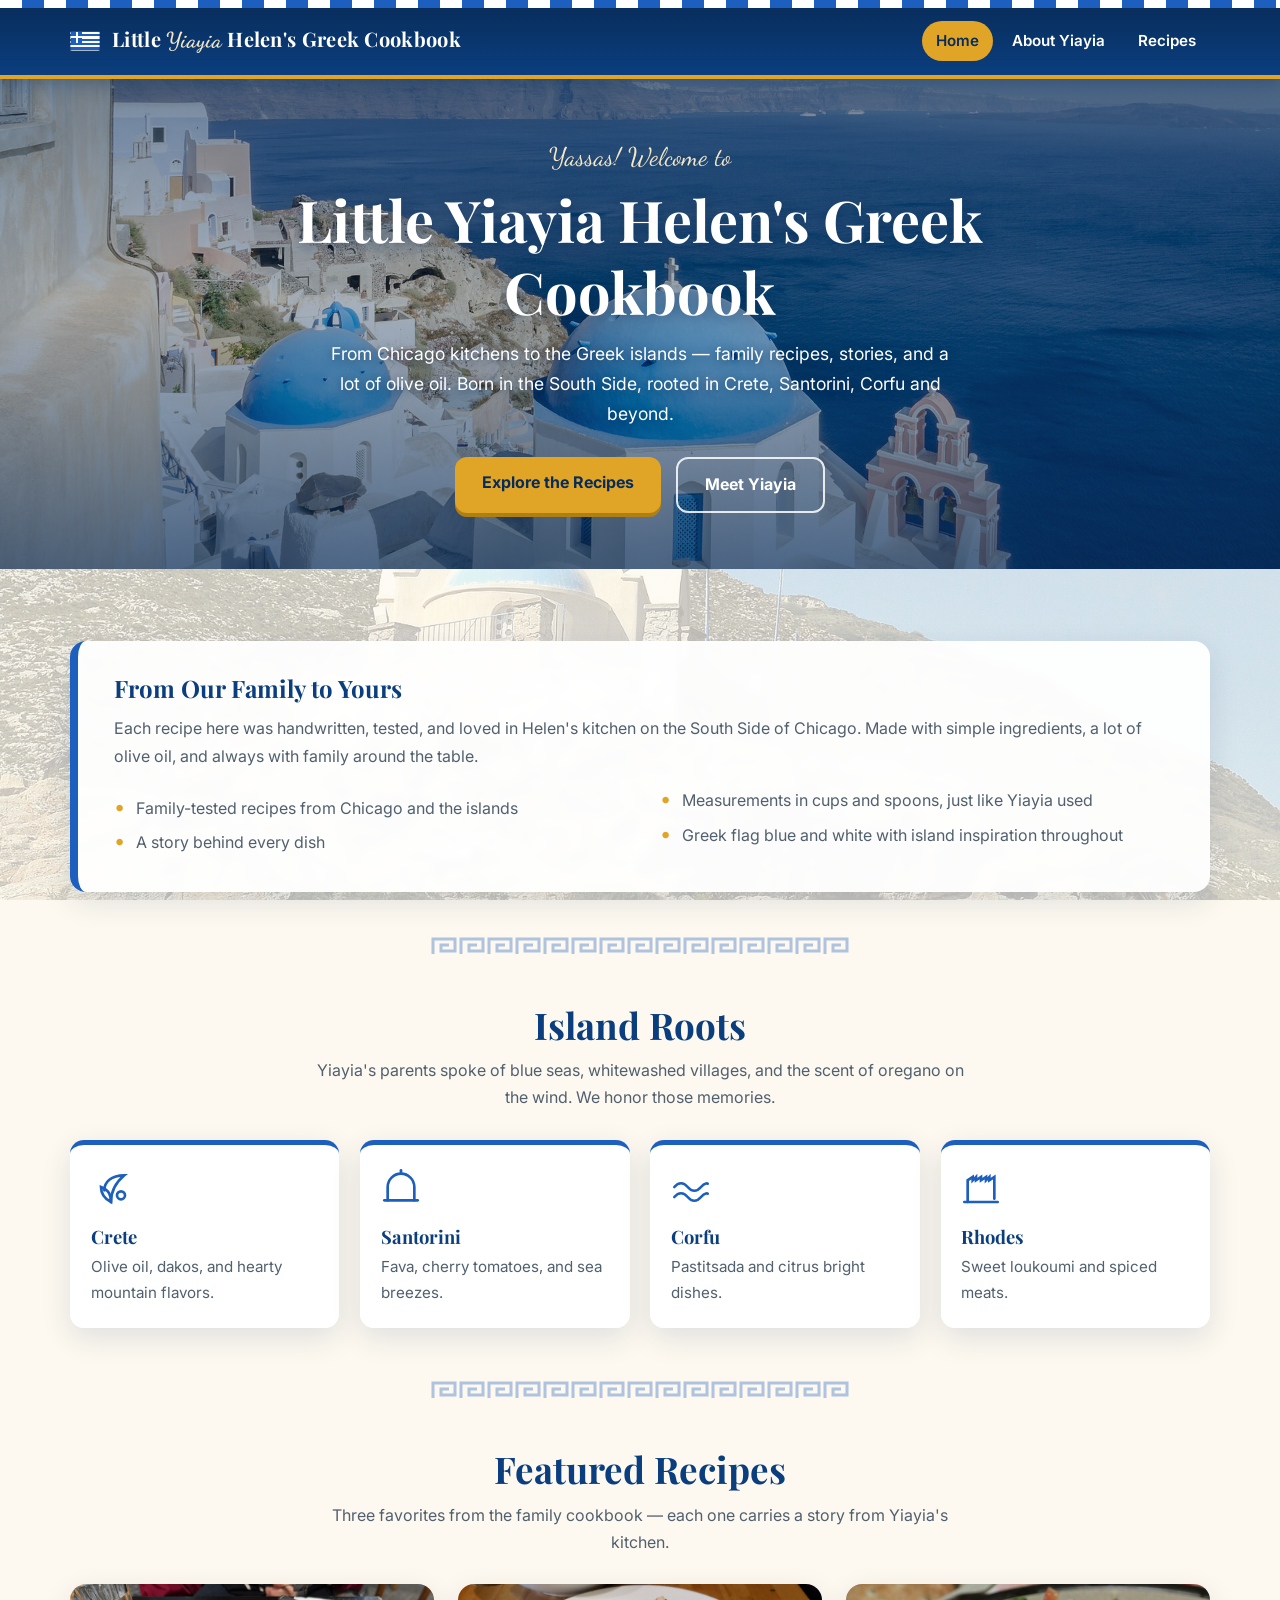
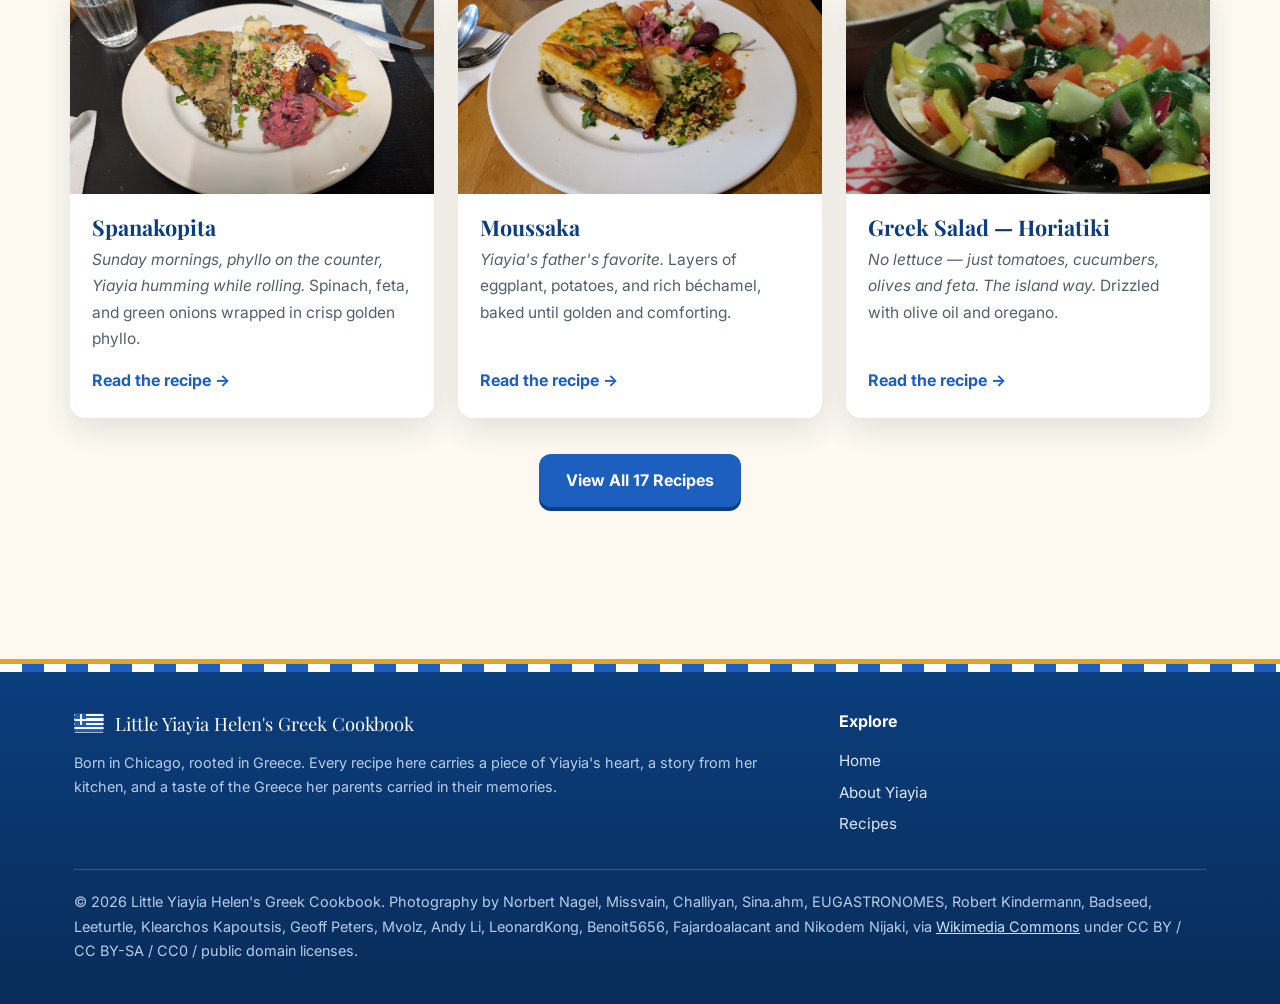
<file: index.html>
<!DOCTYPE html>
<html lang="en">
<head>
<meta charset="UTF-8">
<meta name="viewport" content="width=device-width, initial-scale=1.0">
<title>Little Yiayia Helen's Greek Cookbook</title>
<meta name="description" content="Family Greek recipes and stories from Yiayia Helen's Chicago kitchen — spanakopita, moussaka, tzatziki and more, with inspiration from Crete, Santorini, Corfu and beyond.">
<meta property="og:title" content="Little Yiayia Helen's Greek Cookbook">
<meta property="og:description" content="From Chicago kitchens to the Greek islands — recipes, stories, and love.">
<meta property="og:image" content="images/oia-village.jpg">
<meta property="og:type" content="website">
<link rel="icon" href="data:image/svg+xml,%3Csvg xmlns='http://www.w3.org/2000/svg' viewBox='0 0 30 20'%3E%3Crect width='30' height='20' fill='%23fff'/%3E%3Cpath d='M0 2.2h30v2.2H0zM0 6.7h30v2.2H0zM0 11.2h30v2.2H0zM0 15.7h30v2.2H0z' fill='%231d5fbf'/%3E%3Crect width='11' height='11' fill='%231d5fbf'/%3E%3Cpath d='M4.5 0h2v11h-2zM0 4.5h11v2H0z' fill='%23fff'/%3E%3C/svg%3E">
<link rel="preconnect" href="https://fonts.googleapis.com">
<link rel="preconnect" href="https://fonts.gstatic.com" crossorigin>
<link href="https://fonts.googleapis.com/css2?family=Playfair+Display:ital,wght@0,400;0,700;0,900;1,400&family=Inter:wght@400;500;600;700&family=Dancing+Script:wght@700&display=swap" rel="stylesheet">
<link rel="stylesheet" href="css/styles.css">
</head>
<body>

<header class="site-header">
  <div class="header-inner">
    <a class="brand" href="index.html">
      <span class="flag" aria-hidden="true"><span class="flag-cross"></span></span>
      <span class="brand-name">Little <em>Yiayia</em> Helen's Greek Cookbook</span>
    </a>
    <button class="nav-toggle" aria-expanded="false" aria-controls="main-nav" aria-label="Toggle navigation">
      <svg viewBox="0 0 24 24" fill="none" stroke="currentColor" stroke-width="2" stroke-linecap="round" aria-hidden="true"><path d="M4 6h16M4 12h16M4 18h16"/></svg>
    </button>
    <nav class="main-nav" id="main-nav" aria-label="Main navigation">
      <a href="index.html" aria-current="page">Home</a>
      <a href="about.html">About Yiayia</a>
      <a href="recipes.html">Recipes</a>
    </nav>
  </div>
</header>

<main>
  <!-- HERO -->
  <section class="hero" aria-label="Welcome">
    <img src="images/oia-village.jpg" alt="" aria-hidden="true">
    <div class="hero-content">
      <span class="hero-kicker">Yassas! Welcome to</span>
      <h1>Little Yiayia Helen's Greek Cookbook</h1>
      <p>From Chicago kitchens to the Greek islands — family recipes, stories, and a lot of olive oil. Born in the South Side, rooted in Crete, Santorini, Corfu and beyond.</p>
      <div class="hero-actions">
        <a class="btn btn-primary" href="recipes.html">Explore the Recipes</a>
        <a class="btn btn-ghost" href="about.html">Meet Yiayia</a>
      </div>
    </div>
  </section>

  <div class="page">
    <!-- INTRO -->
    <section class="section intro card reveal" aria-labelledby="intro-title">
      <h2 id="intro-title">From Our Family to Yours</h2>
      <p>Each recipe here was handwritten, tested, and loved in Helen's kitchen on the South Side of Chicago. Made with simple ingredients, a lot of olive oil, and always with family around the table.</p>
      <ul>
        <li>Family-tested recipes from Chicago and the islands</li>
        <li>A story behind every dish</li>
        <li>Measurements in cups and spoons, just like Yiayia used</li>
        <li>Greek flag blue and white with island inspiration throughout</li>
      </ul>
    </section>

    <div class="meander" role="presentation"></div>

    <!-- ISLAND ROOTS -->
    <section class="section" aria-labelledby="islands-title">
      <h2 class="section-title" id="islands-title">Island Roots</h2>
      <p class="section-sub">Yiayia's parents spoke of blue seas, whitewashed villages, and the scent of oregano on the wind. We honor those memories.</p>
      <div class="island-grid">
        <article class="island-card reveal">
          <svg viewBox="0 0 24 24" fill="none" stroke="currentColor" stroke-width="1.6" stroke-linecap="round" aria-hidden="true"><path d="M12 21c0-6 2-11 8-16-8 0-12 4-12 9"/><path d="M12 21c0-4-1-7-6-9 0 4 2 7 6 9z"/><circle cx="18" cy="17" r="2.4"/></svg>
          <h4>Crete</h4>
          <p>Olive oil, dakos, and hearty mountain flavors.</p>
        </article>
        <article class="island-card reveal">
          <svg viewBox="0 0 24 24" fill="none" stroke="currentColor" stroke-width="1.6" stroke-linecap="round" aria-hidden="true"><path d="M4 20v-8a8 8 0 0 1 16 0v8"/><path d="M2 20h20"/><path d="M12 4V2"/></svg>
          <h4>Santorini</h4>
          <p>Fava, cherry tomatoes, and sea breezes.</p>
        </article>
        <article class="island-card reveal">
          <svg viewBox="0 0 24 24" fill="none" stroke="currentColor" stroke-width="1.6" stroke-linecap="round" aria-hidden="true"><path d="M2 12c2.5-3 5.5-3 8 0s5.5 3 8 0 4-2 4-2"/><path d="M2 18c2.5-3 5.5-3 8 0s5.5 3 8 0 4-2 4-2"/></svg>
          <h4>Corfu</h4>
          <p>Pastitsada and citrus bright dishes.</p>
        </article>
        <article class="island-card reveal">
          <svg viewBox="0 0 24 24" fill="none" stroke="currentColor" stroke-width="1.6" stroke-linecap="round" aria-hidden="true"><path d="M4 21V8l3-2v2l2-2v2l3-2v2l3-2v2l2-2v2l3-2v13"/><path d="M2 21h20"/></svg>
          <h4>Rhodes</h4>
          <p>Sweet loukoumi and spiced meats.</p>
        </article>
      </div>
    </section>

    <div class="meander" role="presentation"></div>

    <!-- FEATURED RECIPES -->
    <section class="section" aria-labelledby="featured-title">
      <h2 class="section-title" id="featured-title">Featured Recipes</h2>
      <p class="section-sub">Three favorites from the family cookbook — each one carries a story from Yiayia's kitchen.</p>
      <div class="featured-grid">
        <article class="featured reveal">
          <img src="images/spanakopita.jpg" alt="A golden-baked spanakopita, a spinach and feta pie in flaky phyllo" loading="lazy">
          <div class="featured-body">
            <h3>Spanakopita</h3>
            <p><em>Sunday mornings, phyllo on the counter, Yiayia humming while rolling.</em> Spinach, feta, and green onions wrapped in crisp golden phyllo.</p>
            <a href="recipes.html#spanakopita">Read the recipe &rarr;</a>
          </div>
        </article>
        <article class="featured reveal">
          <img src="images/moussaka.jpg" alt="A plated slice of Greek moussaka with eggplant, lamb, and béchamel" loading="lazy">
          <div class="featured-body">
            <h3>Moussaka</h3>
            <p><em>Yiayia's father's favorite.</em> Layers of eggplant, potatoes, and rich béchamel, baked until golden and comforting.</p>
            <a href="recipes.html#moussaka">Read the recipe &rarr;</a>
          </div>
        </article>
        <article class="featured reveal">
          <img src="images/greek-salad.jpg" alt="A Greek salad of tomatoes, cucumber, olives, and feta" loading="lazy">
          <div class="featured-body">
            <h3>Greek Salad — Horiatiki</h3>
            <p><em>No lettuce — just tomatoes, cucumbers, olives and feta. The island way.</em> Drizzled with olive oil and oregano.</p>
            <a href="recipes.html#greek-salad">Read the recipe &rarr;</a>
          </div>
        </article>
      </div>
      <p style="text-align:center;margin:2.25rem 0 0">
        <a class="btn btn-blue" href="recipes.html">View All 17 Recipes</a>
      </p>
    </section>
  </div>
</main>

<footer class="site-footer">
  <div class="footer-inner">
    <div>
      <div class="footer-brand">
        <span class="flag" aria-hidden="true"><span class="flag-cross"></span></span>
        <span>Little Yiayia Helen's Greek Cookbook</span>
      </div>
      <p>Born in Chicago, rooted in Greece. Every recipe here carries a piece of Yiayia's heart, a story from her kitchen, and a taste of the Greece her parents carried in their memories.</p>
    </div>
    <nav class="footer-nav" aria-label="Footer navigation">
      <h5>Explore</h5>
      <a href="index.html">Home</a>
      <a href="about.html">About Yiayia</a>
      <a href="recipes.html">Recipes</a>
    </nav>
    <p class="credits">&copy; <span class="year">2026</span> Little Yiayia Helen's Greek Cookbook. Photography by Norbert Nagel, Missvain, Challiyan, Sina.ahm, EUGASTRONOMES, Robert Kindermann, Badseed, Leeturtle, Klearchos Kapoutsis, Geoff Peters, Mvolz, Andy Li, LeonardKong, Benoit5656, Fajardoalacant and Nikodem Nijaki, via <a href="https://commons.wikimedia.org">Wikimedia Commons</a> under CC BY / CC BY-SA / CC0 / public domain licenses.</p>
  </div>
</footer>

<script src="js/main.js"></script>
</body>
</html>
</file>
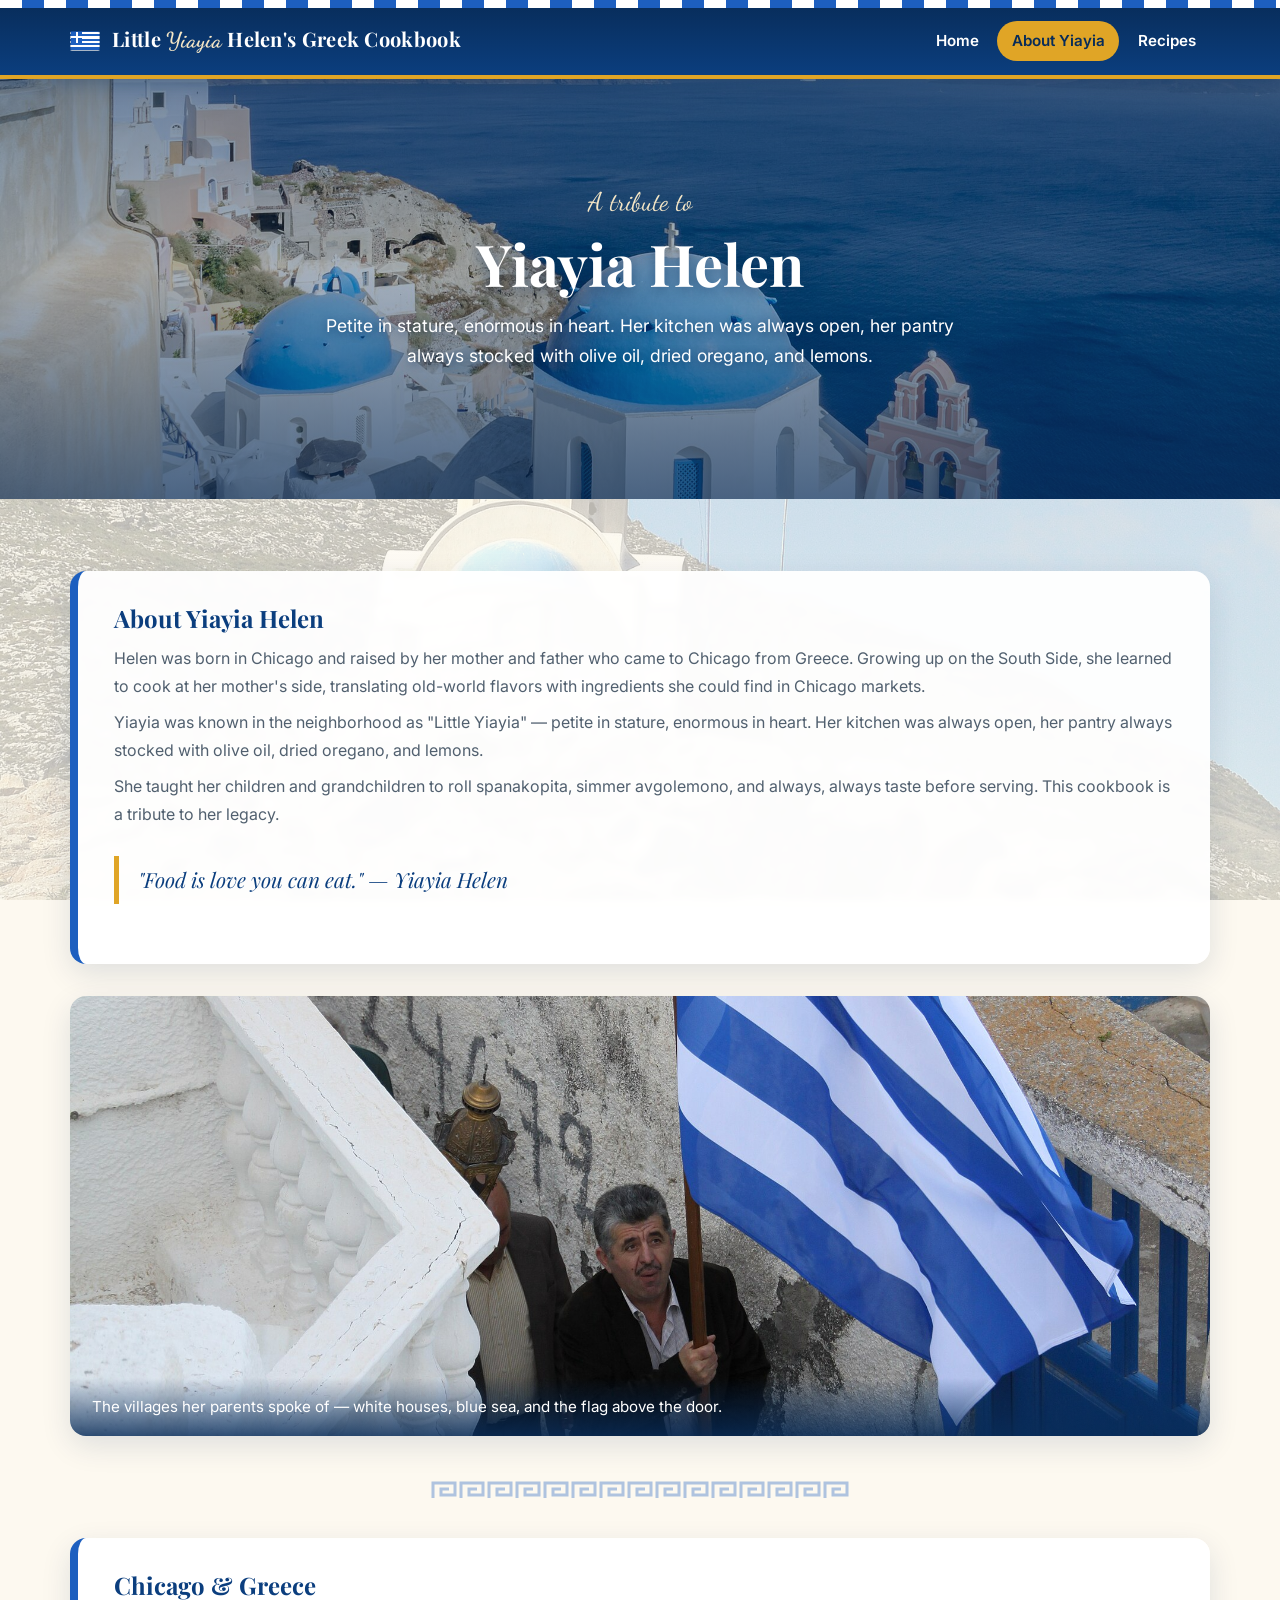
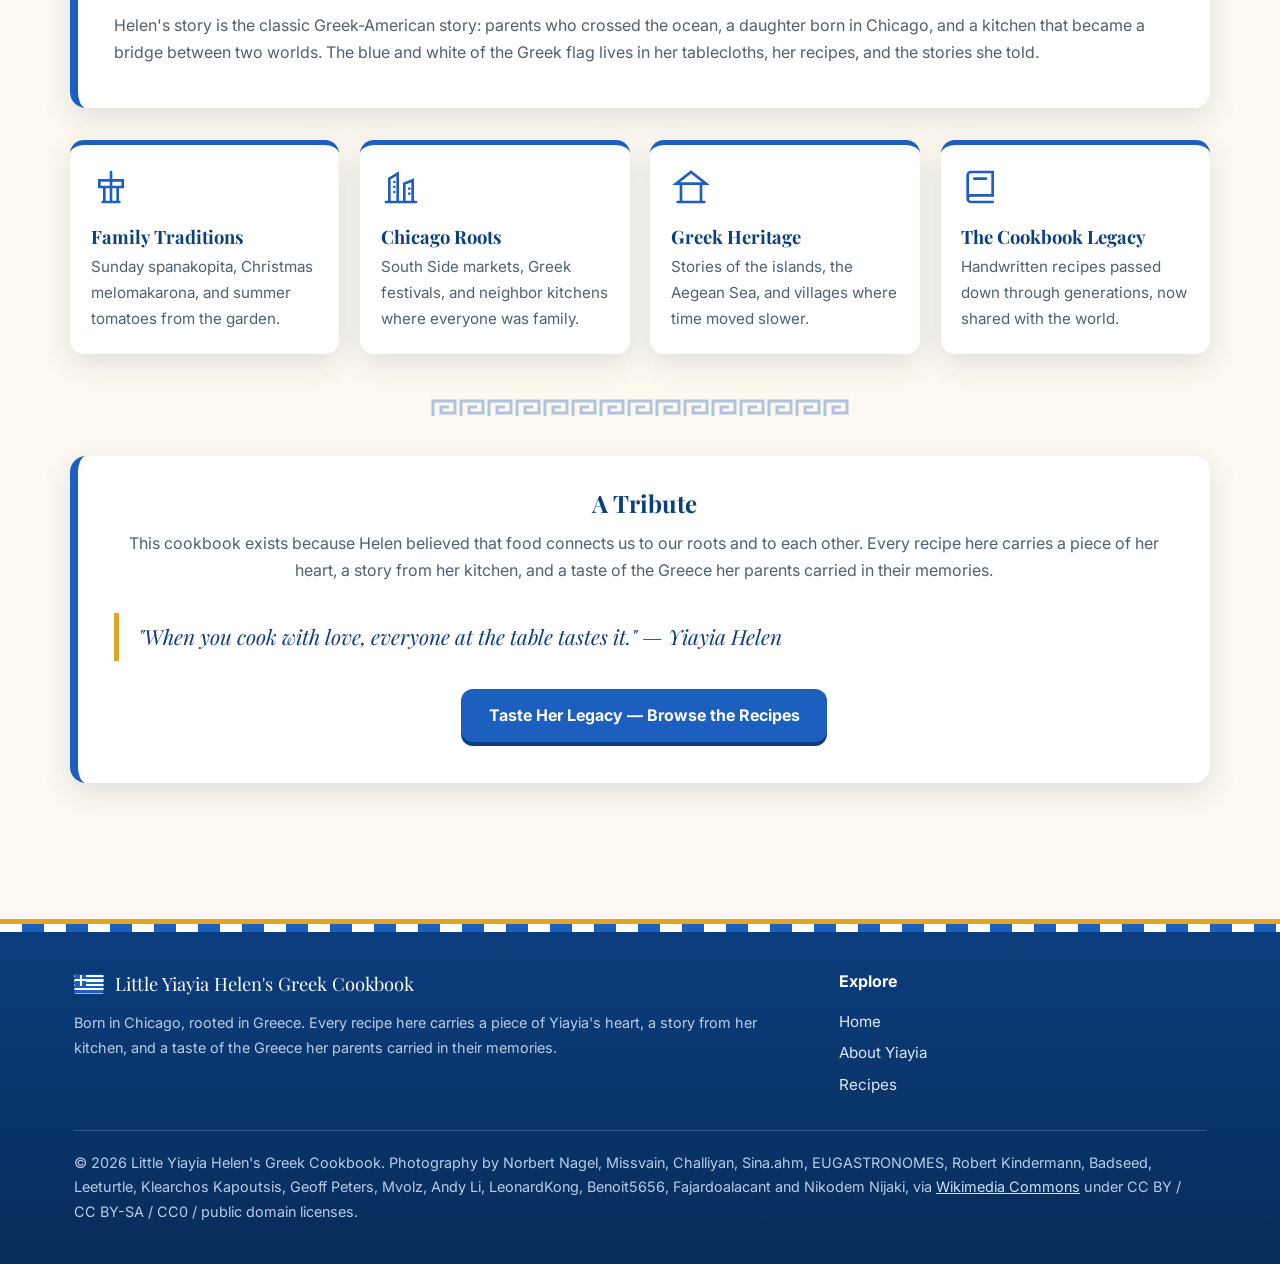
<file: about.html>
<!DOCTYPE html>
<html lang="en">
<head>
<meta charset="UTF-8">
<meta name="viewport" content="width=device-width, initial-scale=1.0">
<title>About Yiayia — Little Yiayia Helen's Greek Cookbook</title>
<meta name="description" content="The story of Yiayia Helen — born in Chicago, raised by Greek immigrant parents, known in the neighborhood as Little Yiayia. Petite in stature, enormous in heart.">
<meta property="og:title" content="About Yiayia Helen">
<meta property="og:description" content="Born in Chicago, raised by Greek immigrant parents. A tribute to Yiayia Helen's kitchen and legacy.">
<meta property="og:image" content="images/santorini-flag-alley.jpg">
<meta property="og:type" content="website">
<link rel="icon" href="data:image/svg+xml,%3Csvg xmlns='http://www.w3.org/2000/svg' viewBox='0 0 30 20'%3E%3Crect width='30' height='20' fill='%23fff'/%3E%3Cpath d='M0 2.2h30v2.2H0zM0 6.7h30v2.2H0zM0 11.2h30v2.2H0zM0 15.7h30v2.2H0z' fill='%231d5fbf'/%3E%3Crect width='11' height='11' fill='%231d5fbf'/%3E%3Cpath d='M4.5 0h2v11h-2zM0 4.5h11v2H0z' fill='%23fff'/%3E%3C/svg%3E">
<link rel="preconnect" href="https://fonts.googleapis.com">
<link rel="preconnect" href="https://fonts.gstatic.com" crossorigin>
<link href="https://fonts.googleapis.com/css2?family=Playfair+Display:ital,wght@0,400;0,700;0,900;1,400&family=Inter:wght@400;500;600;700&family=Dancing+Script:wght@700&display=swap" rel="stylesheet">
<link rel="stylesheet" href="css/styles.css">
</head>
<body>

<header class="site-header">
  <div class="header-inner">
    <a class="brand" href="index.html">
      <span class="flag" aria-hidden="true"><span class="flag-cross"></span></span>
      <span class="brand-name">Little <em>Yiayia</em> Helen's Greek Cookbook</span>
    </a>
    <button class="nav-toggle" aria-expanded="false" aria-controls="main-nav" aria-label="Toggle navigation">
      <svg viewBox="0 0 24 24" fill="none" stroke="currentColor" stroke-width="2" stroke-linecap="round" aria-hidden="true"><path d="M4 6h16M4 12h16M4 18h16"/></svg>
    </button>
    <nav class="main-nav" id="main-nav" aria-label="Main navigation">
      <a href="index.html">Home</a>
      <a href="about.html" aria-current="page">About Yiayia</a>
      <a href="recipes.html">Recipes</a>
    </nav>
  </div>
</header>

<main>
  <section class="hero" aria-label="About introduction">
    <img src="images/oia-village.jpg" alt="" aria-hidden="true">
    <div class="hero-content">
      <span class="hero-kicker">A tribute to</span>
      <h1>Yiayia Helen</h1>
      <p>Petite in stature, enormous in heart. Her kitchen was always open, her pantry always stocked with olive oil, dried oregano, and lemons.</p>
    </div>
  </section>

  <div class="page">

    <!-- ABOUT -->
    <section class="section intro card reveal" aria-labelledby="about-title">
      <h2 id="about-title">About Yiayia Helen</h2>
      <p>Helen was born in Chicago and raised by her mother and father who came to Chicago from Greece. Growing up on the South Side, she learned to cook at her mother's side, translating old-world flavors with ingredients she could find in Chicago markets.</p>
      <p>Yiayia was known in the neighborhood as "Little Yiayia" — petite in stature, enormous in heart. Her kitchen was always open, her pantry always stocked with olive oil, dried oregano, and lemons.</p>
      <p>She taught her children and grandchildren to roll spanakopita, simmer avgolemono, and always, always taste before serving. This cookbook is a tribute to her legacy.</p>
      <blockquote class="quote">"Food is love you can eat." — Yiayia Helen</blockquote>
    </section>

    <figure class="photo-banner reveal">
      <img src="images/santorini-flag-alley.jpg" alt="A narrow Greek alley with whitewashed houses and a large Greek flag hanging from a balcony" loading="lazy">
      <figcaption>The villages her parents spoke of — white houses, blue sea, and the flag above the door.</figcaption>
    </figure>

    <div class="meander" role="presentation"></div>

    <!-- CHICAGO & GREECE -->
    <section class="section intro card reveal" aria-labelledby="chicago-title">
      <h2 id="chicago-title">Chicago &amp; Greece</h2>
      <p>Helen's story is the classic Greek-American story: parents who crossed the ocean, a daughter born in Chicago, and a kitchen that became a bridge between two worlds. The blue and white of the Greek flag lives in her tablecloths, her recipes, and the stories she told.</p>
    </section>

    <div class="island-grid">
      <article class="island-card reveal">
        <svg viewBox="0 0 24 24" fill="none" stroke="currentColor" stroke-width="1.6" stroke-linecap="round" aria-hidden="true"><path d="M12 3v18M7 8h10M7 21h10M5 8h14v4H5zM8 21V12M16 21V12"/></svg>
        <h4>Family Traditions</h4>
        <p>Sunday spanakopita, Christmas melomakarona, and summer tomatoes from the garden.</p>
      </article>
      <article class="island-card reveal">
        <svg viewBox="0 0 24 24" fill="none" stroke="currentColor" stroke-width="1.6" stroke-linecap="round" aria-hidden="true"><path d="M3 21h18M5 21V7l5-3v17M14 21V10l5-2v13M8 9h.01M8 12h.01M8 15h.01M17 13h.01M17 16h.01"/></svg>
        <h4>Chicago Roots</h4>
        <p>South Side markets, Greek festivals, and neighbor kitchens where everyone was family.</p>
      </article>
      <article class="island-card reveal">
        <svg viewBox="0 0 24 24" fill="none" stroke="currentColor" stroke-width="1.6" stroke-linecap="round" aria-hidden="true"><path d="M4 21h16M6 21V10m12 11V10M3 10h18L12 3 3 10z"/></svg>
        <h4>Greek Heritage</h4>
        <p>Stories of the islands, the Aegean Sea, and villages where time moved slower.</p>
      </article>
      <article class="island-card reveal">
        <svg viewBox="0 0 24 24" fill="none" stroke="currentColor" stroke-width="1.6" stroke-linecap="round" aria-hidden="true"><path d="M4 19V5a2 2 0 0 1 2-2h13v14H6a2 2 0 0 0-2 2zm0 0a2 2 0 0 0 2 2h13M8 7h7"/></svg>
        <h4>The Cookbook Legacy</h4>
        <p>Handwritten recipes passed down through generations, now shared with the world.</p>
      </article>
    </div>

    <div class="meander" role="presentation"></div>

    <!-- TRIBUTE -->
    <section class="section intro card reveal" aria-labelledby="tribute-title" style="text-align:center">
      <h2 id="tribute-title">A Tribute</h2>
      <p>This cookbook exists because Helen believed that food connects us to our roots and to each other. Every recipe here carries a piece of her heart, a story from her kitchen, and a taste of the Greece her parents carried in their memories.</p>
      <blockquote class="quote" style="text-align:left">"When you cook with love, everyone at the table tastes it." — Yiayia Helen</blockquote>
      <p style="margin-top:1.5rem"><a class="btn btn-blue" href="recipes.html">Taste Her Legacy — Browse the Recipes</a></p>
    </section>

  </div>
</main>

<footer class="site-footer">
  <div class="footer-inner">
    <div>
      <div class="footer-brand">
        <span class="flag" aria-hidden="true"><span class="flag-cross"></span></span>
        <span>Little Yiayia Helen's Greek Cookbook</span>
      </div>
      <p>Born in Chicago, rooted in Greece. Every recipe here carries a piece of Yiayia's heart, a story from her kitchen, and a taste of the Greece her parents carried in their memories.</p>
    </div>
    <nav class="footer-nav" aria-label="Footer navigation">
      <h5>Explore</h5>
      <a href="index.html">Home</a>
      <a href="about.html">About Yiayia</a>
      <a href="recipes.html">Recipes</a>
    </nav>
    <p class="credits">&copy; <span class="year">2026</span> Little Yiayia Helen's Greek Cookbook. Photography by Norbert Nagel, Missvain, Challiyan, Sina.ahm, EUGASTRONOMES, Robert Kindermann, Badseed, Leeturtle, Klearchos Kapoutsis, Geoff Peters, Mvolz, Andy Li, LeonardKong, Benoit5656, Fajardoalacant and Nikodem Nijaki, via <a href="https://commons.wikimedia.org">Wikimedia Commons</a> under CC BY / CC BY-SA / CC0 / public domain licenses.</p>
  </div>
</footer>

<script src="js/main.js"></script>
</body>
</html>
</file>
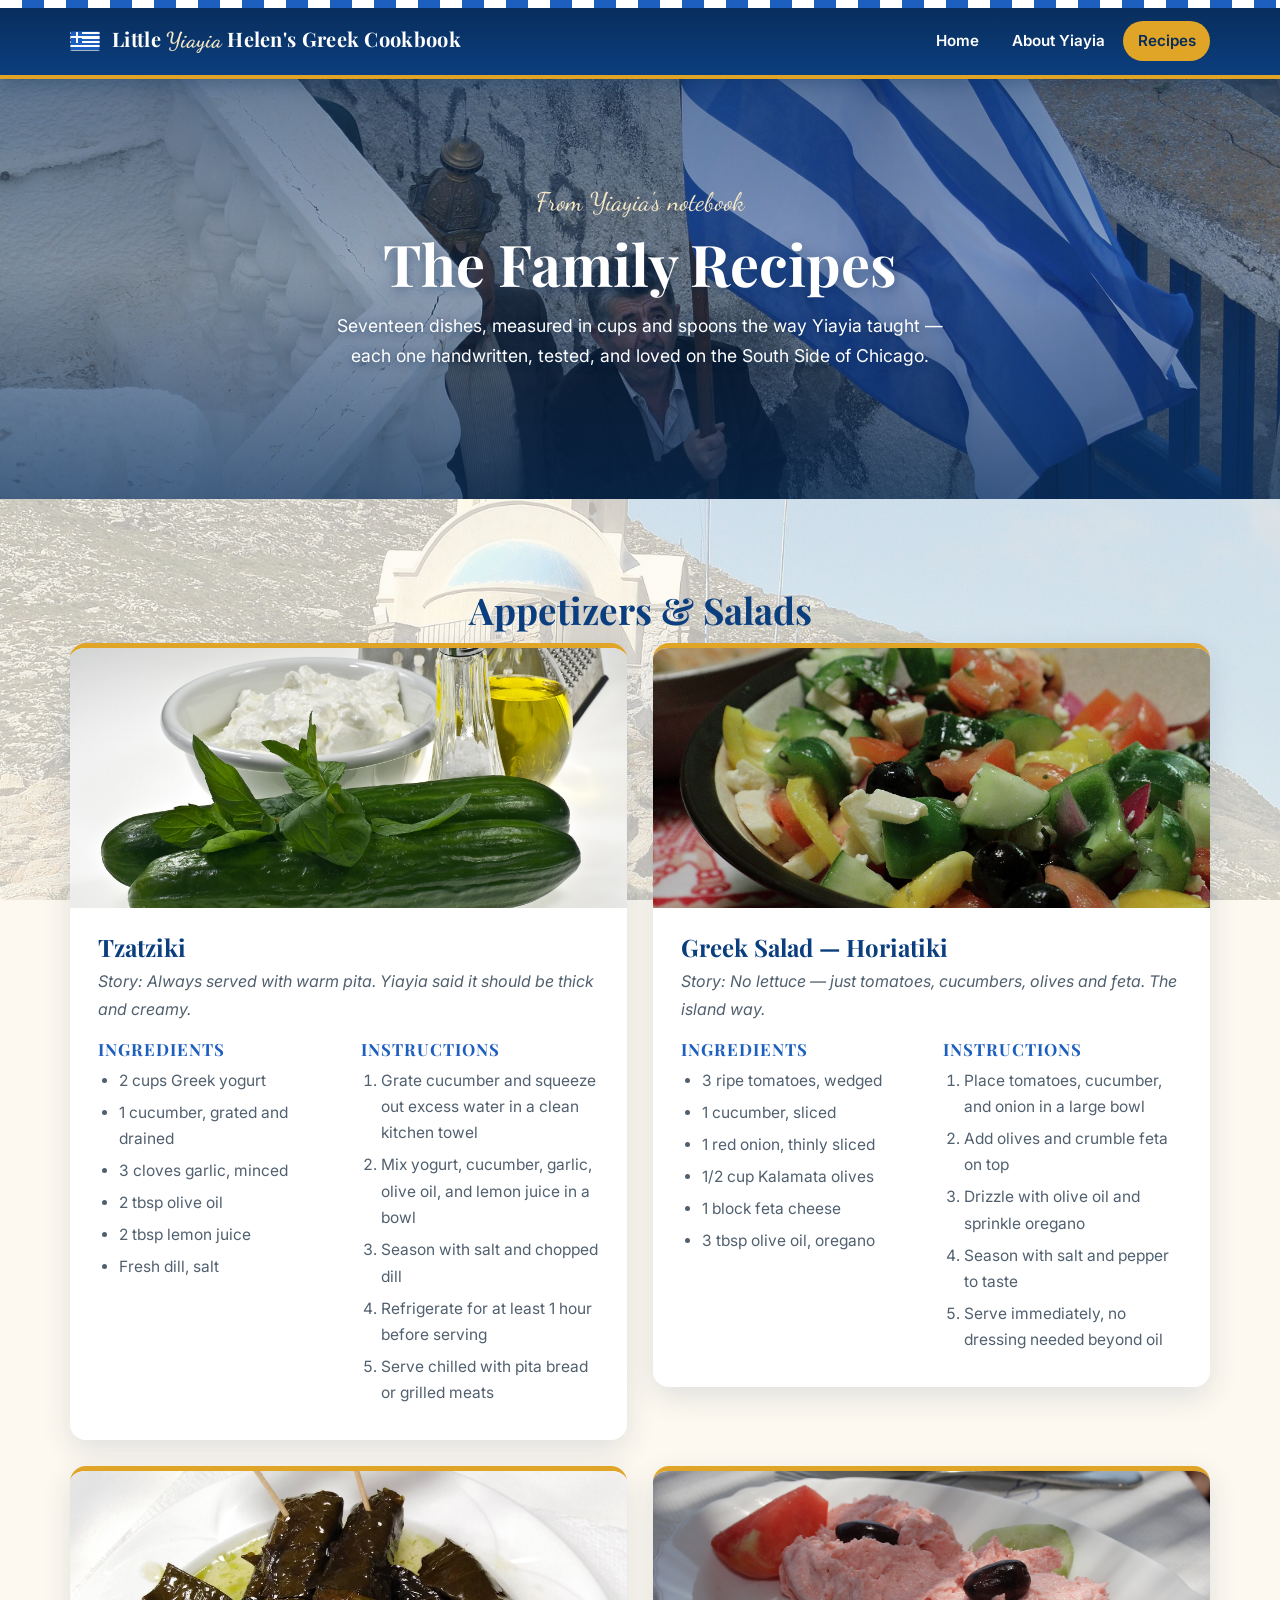
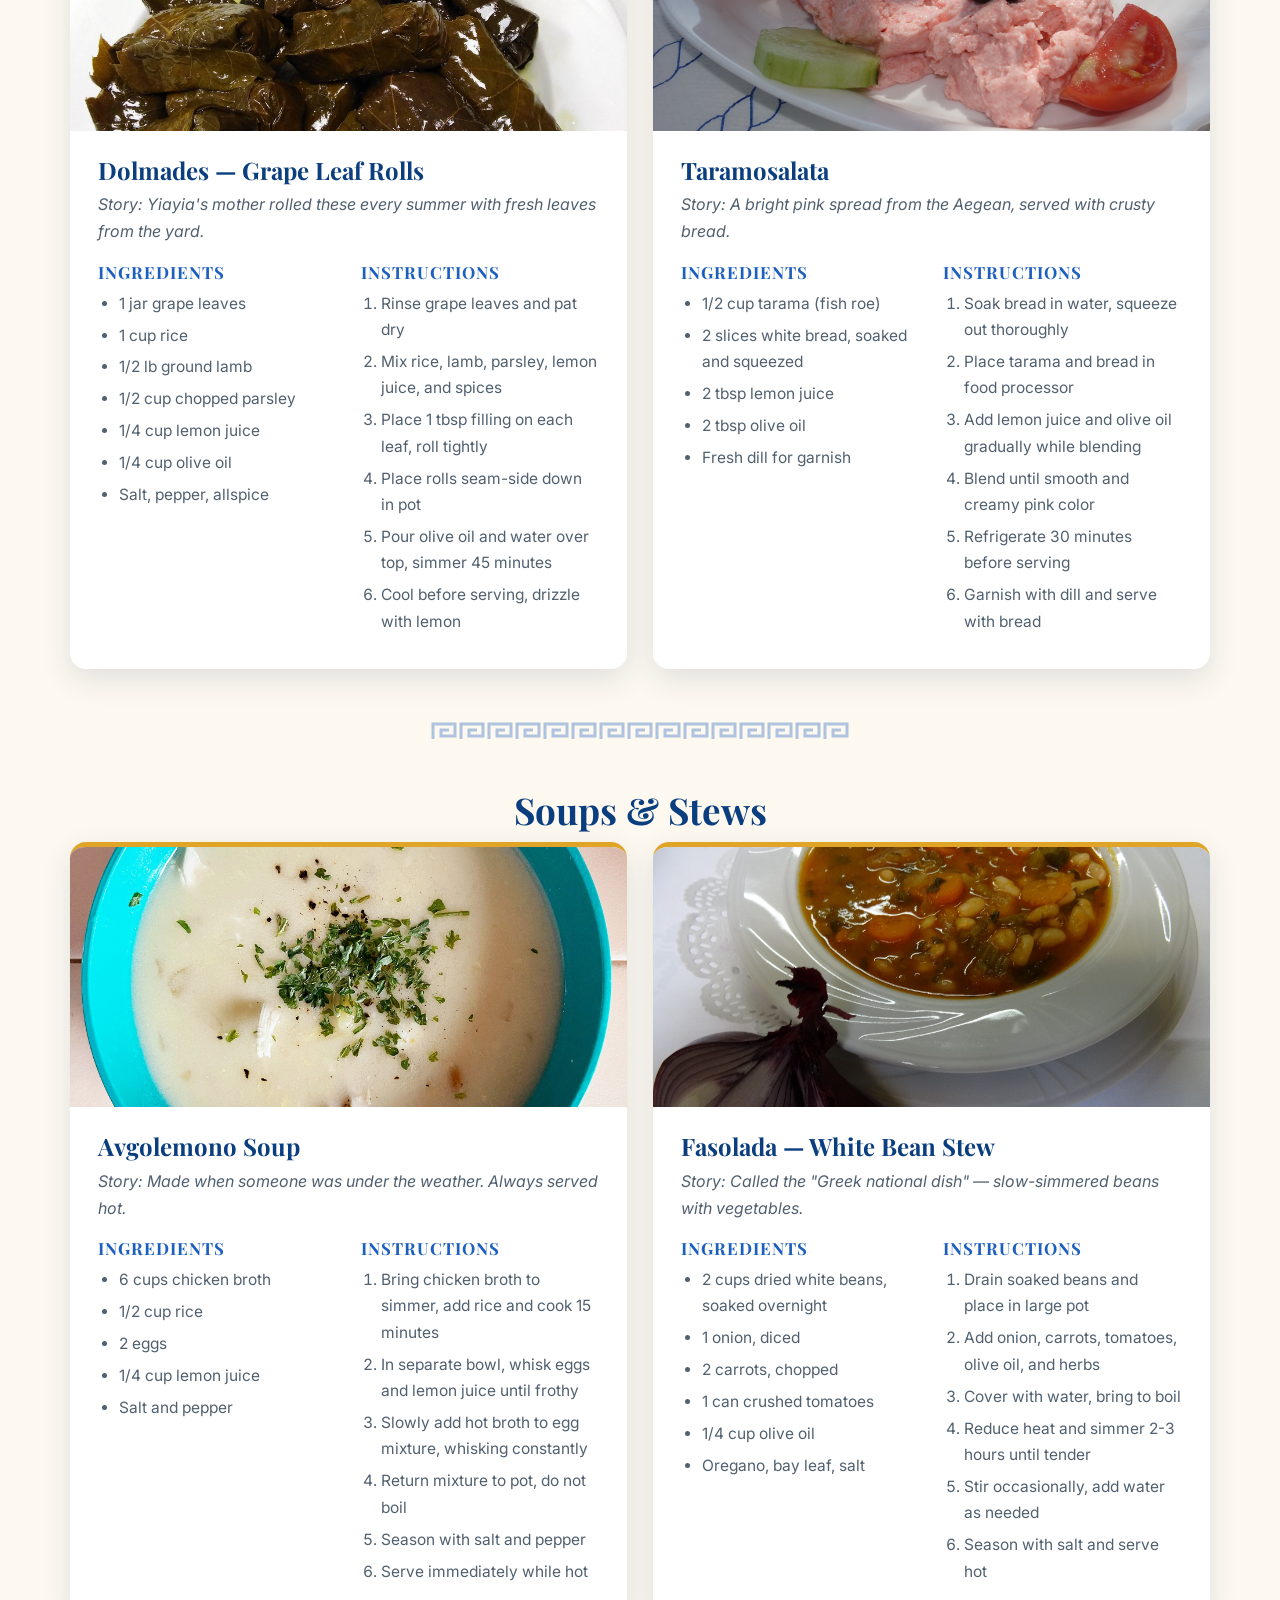
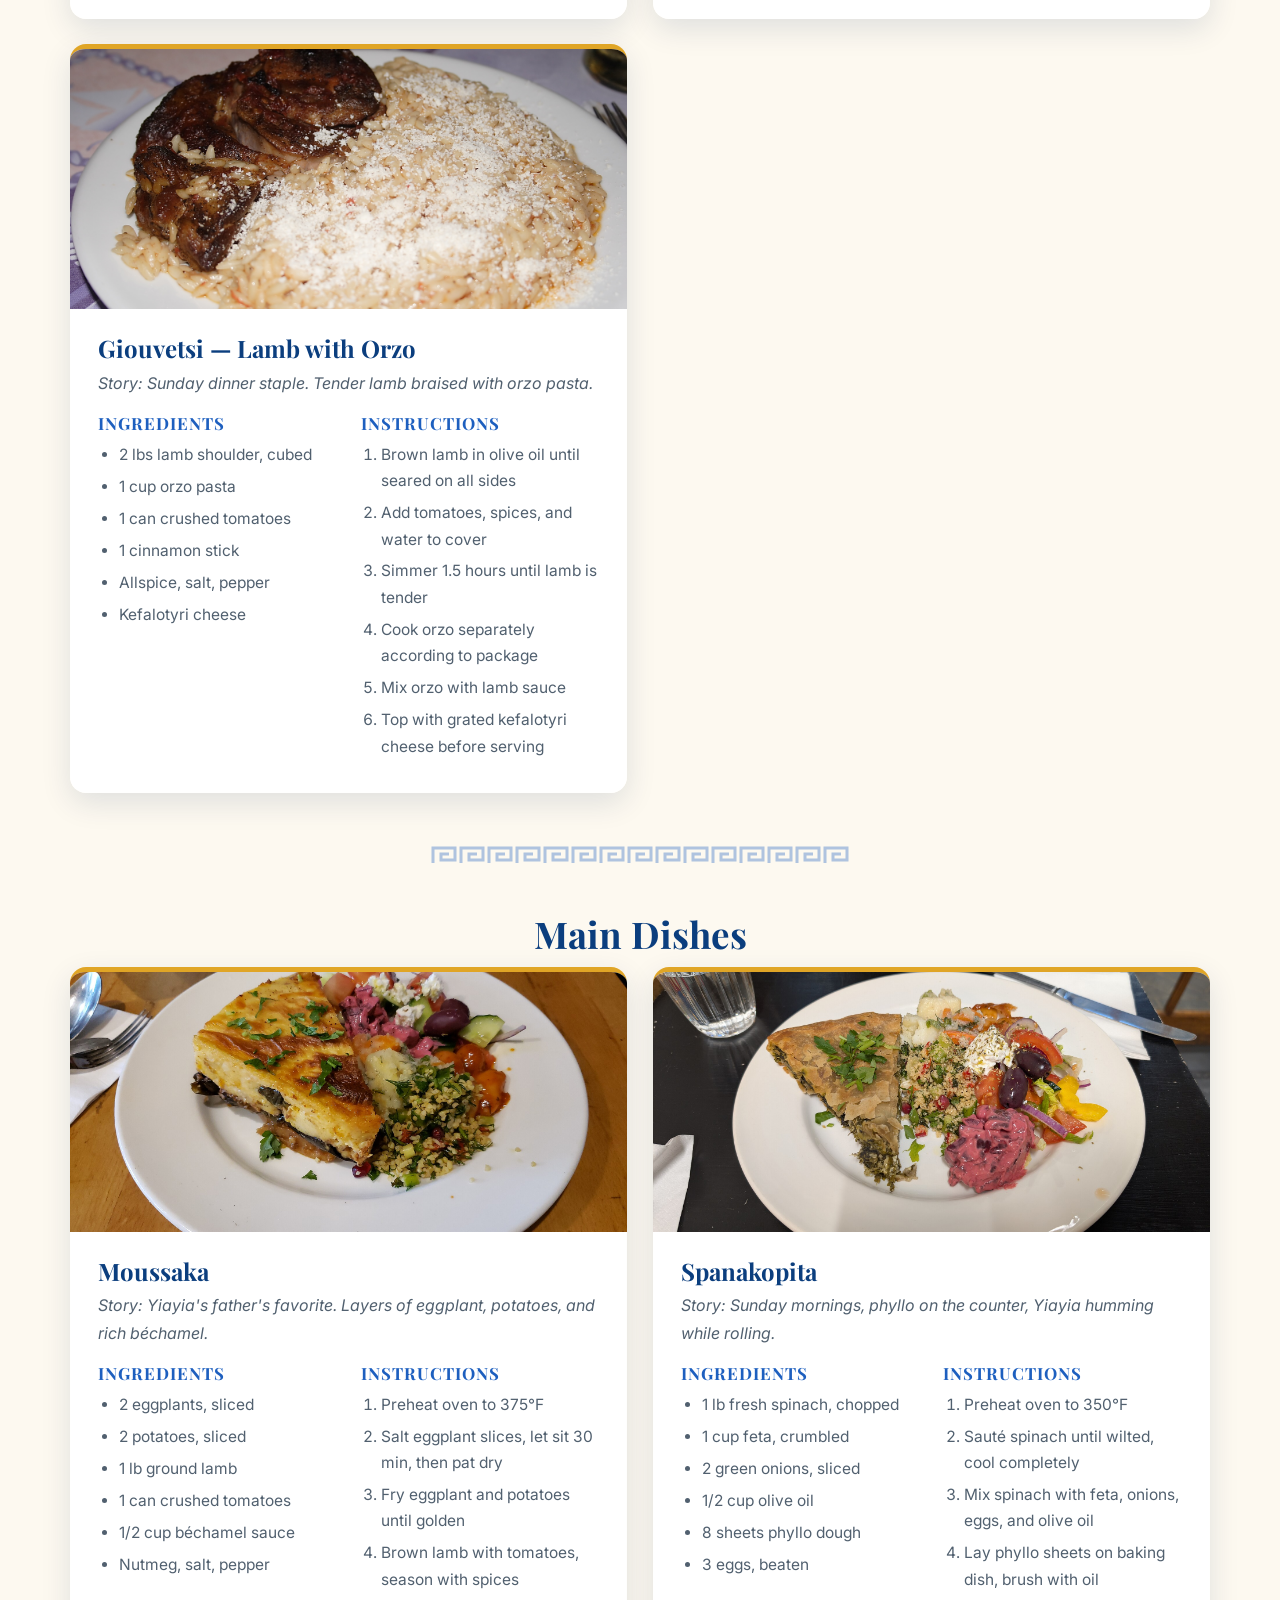
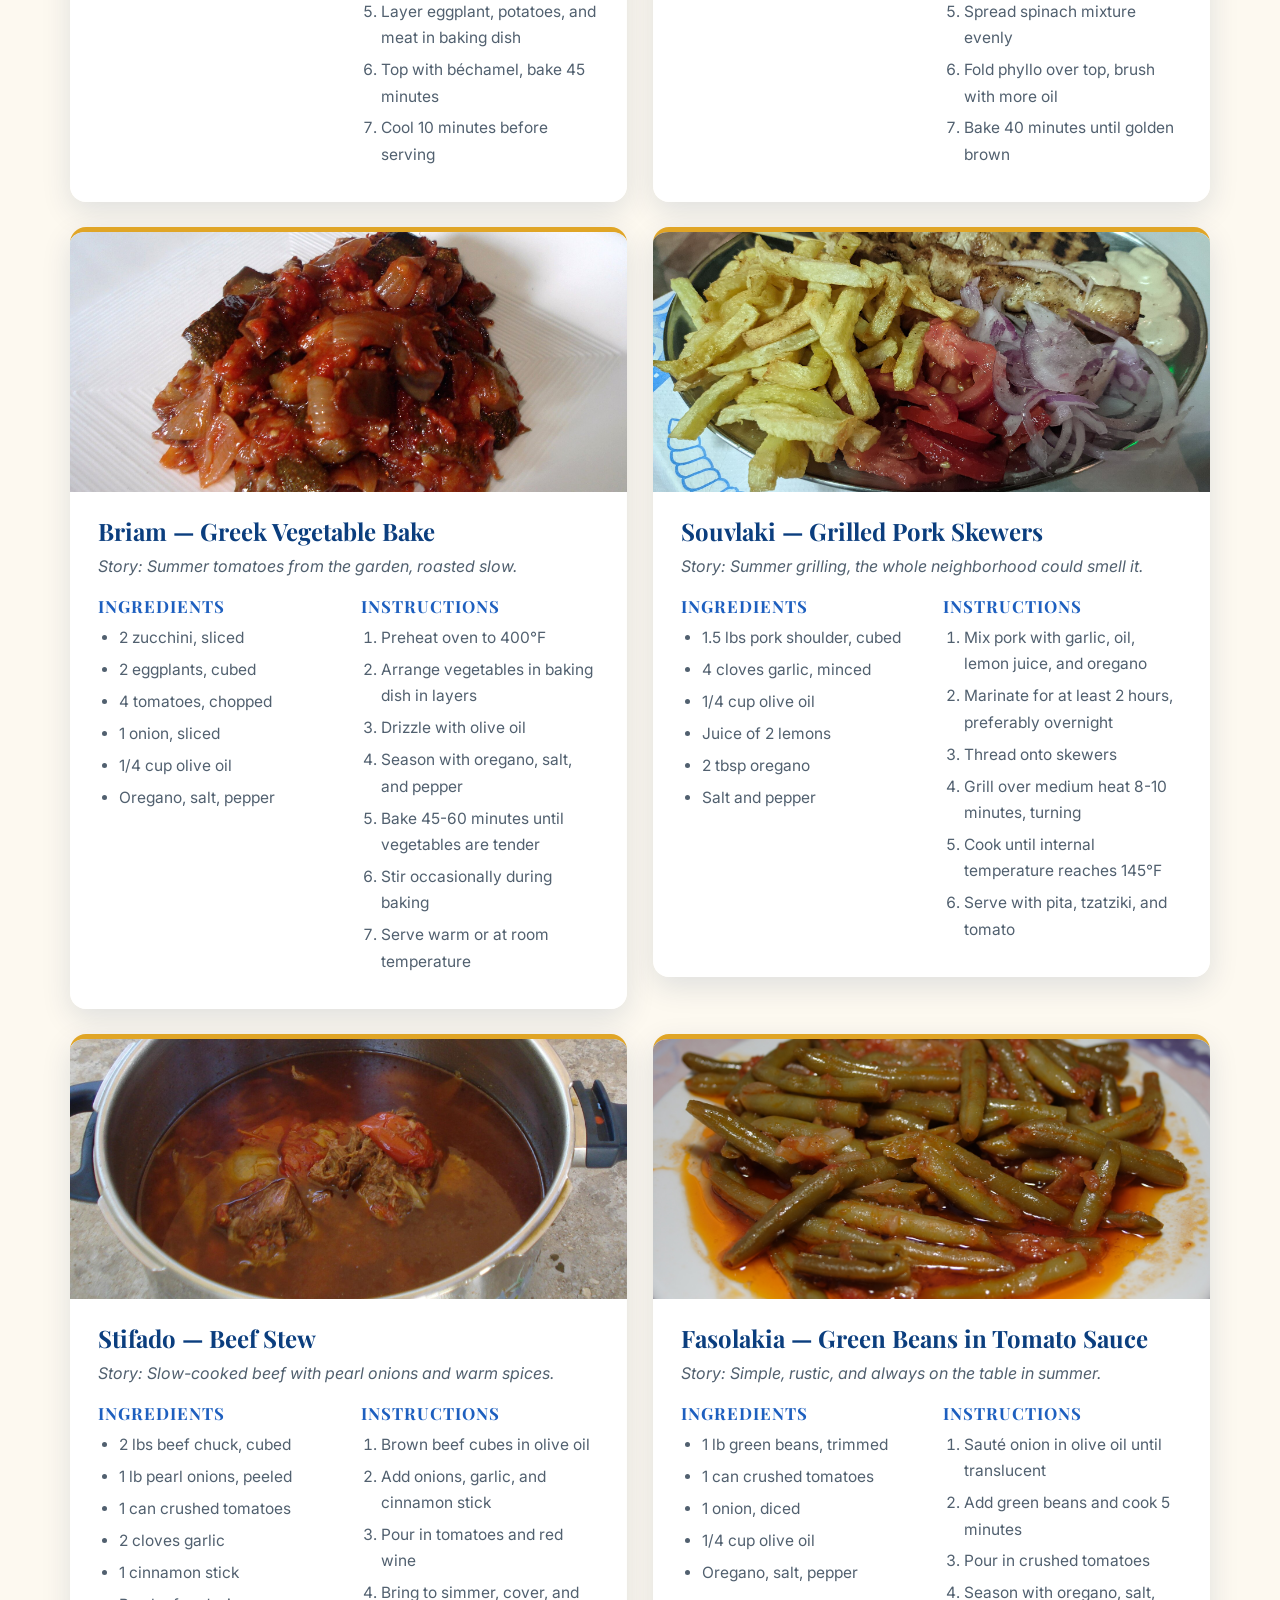
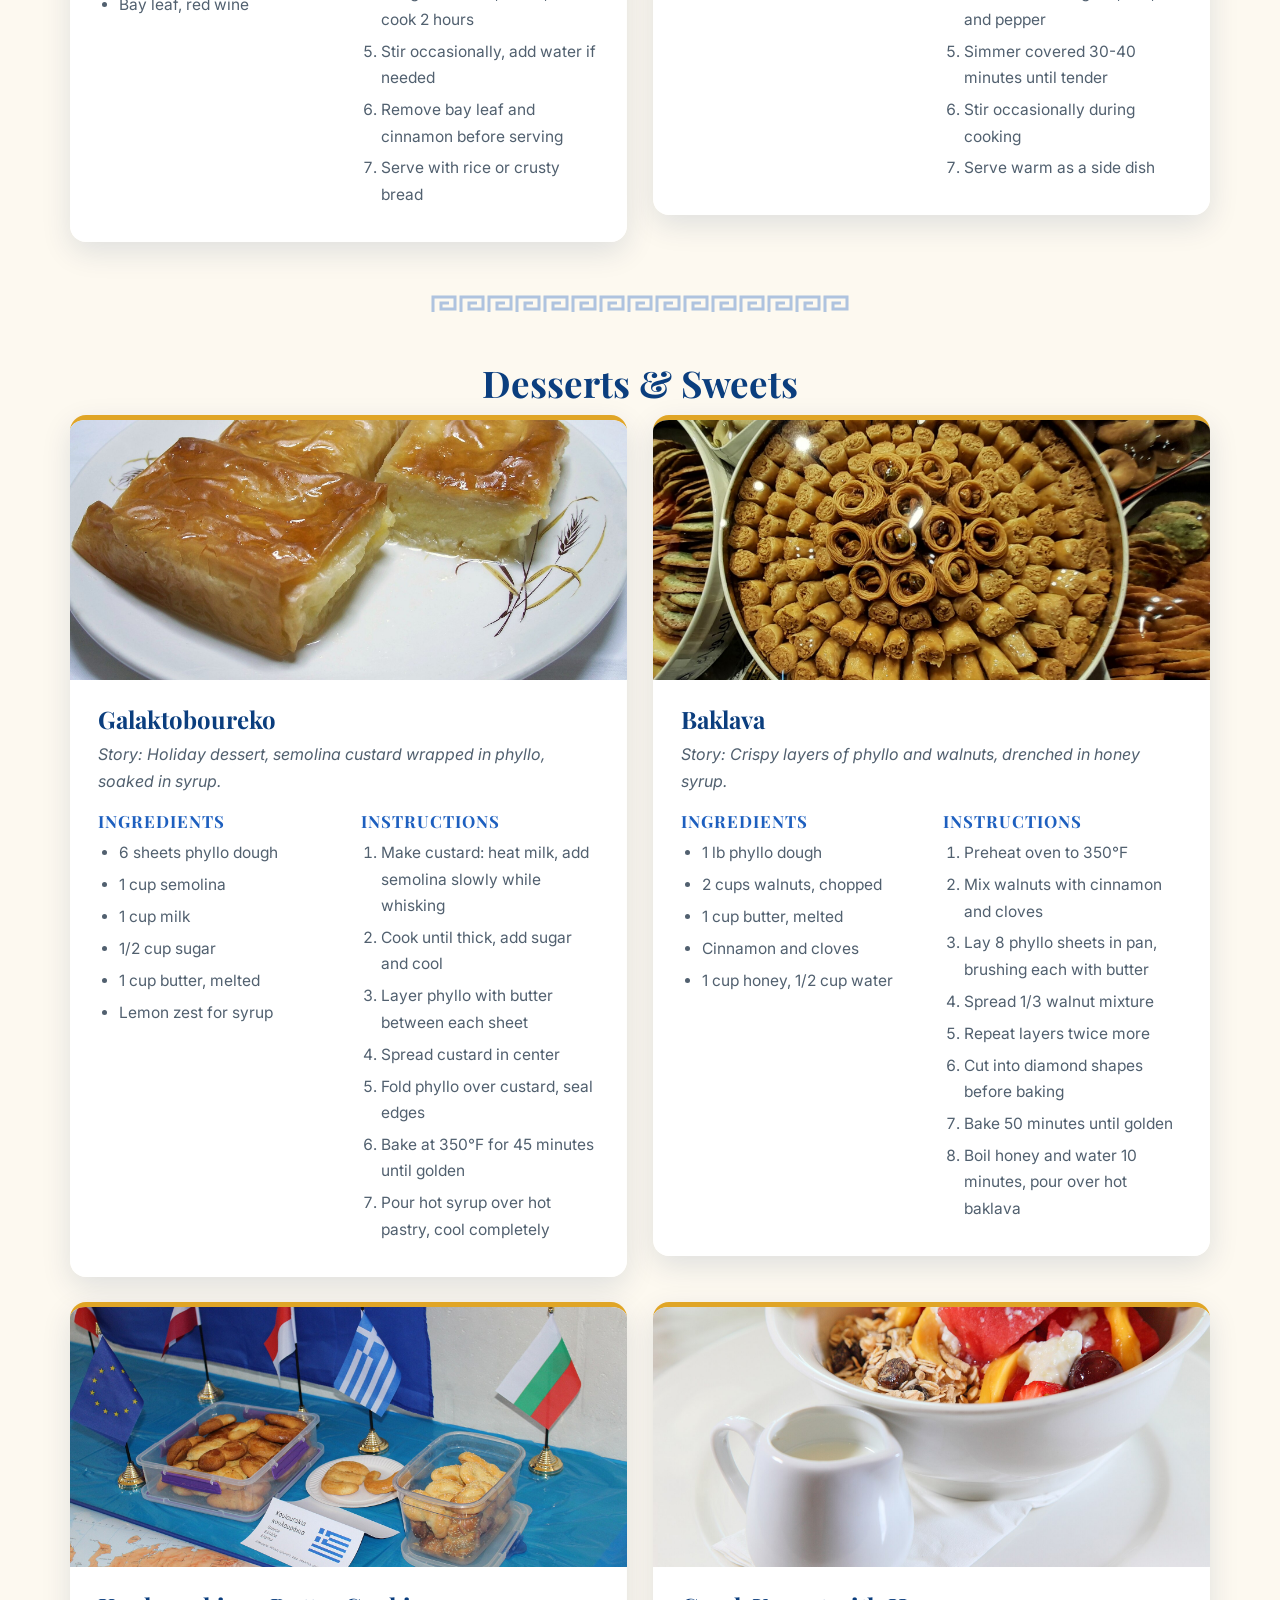
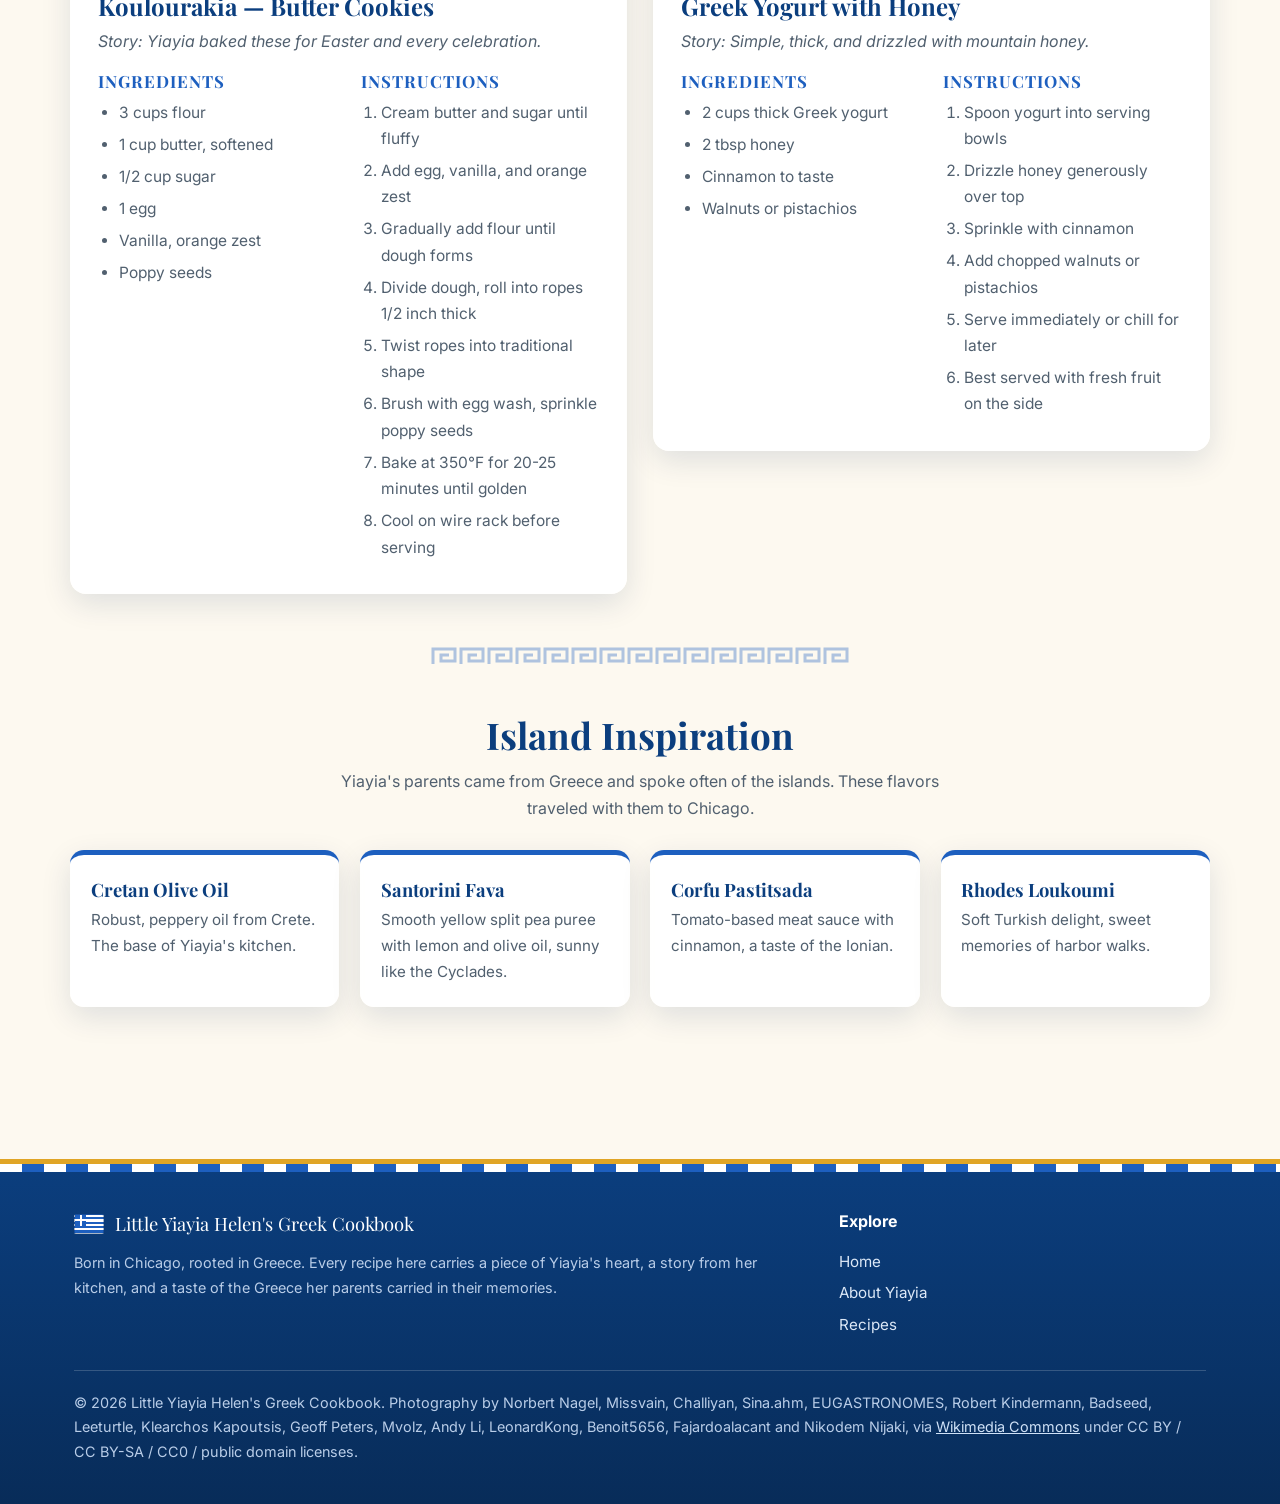
<file: recipes.html>
<!DOCTYPE html>
<html lang="en">
<head>
<meta charset="UTF-8">
<meta name="viewport" content="width=device-width, initial-scale=1.0">
<title>Recipes — Little Yiayia Helen's Greek Cookbook</title>
<meta name="description" content="Seventeen family Greek recipes from Yiayia Helen: tzatziki, dolmades, fasolada, moussaka, souvlaki, baklava and more — with the story behind each dish.">
<meta property="og:title" content="Yiayia Helen's Recipes">
<meta property="og:description" content="Seventeen family Greek recipes with stories, ingredients, and instructions.">
<meta property="og:image" content="images/moussaka.jpg">
<meta property="og:type" content="website">
<link rel="icon" href="data:image/svg+xml,%3Csvg xmlns='http://www.w3.org/2000/svg' viewBox='0 0 30 20'%3E%3Crect width='30' height='20' fill='%23fff'/%3E%3Cpath d='M0 2.2h30v2.2H0zM0 6.7h30v2.2H0zM0 11.2h30v2.2H0zM0 15.7h30v2.2H0z' fill='%231d5fbf'/%3E%3Crect width='11' height='11' fill='%231d5fbf'/%3E%3Cpath d='M4.5 0h2v11h-2zM0 4.5h11v2H0z' fill='%23fff'/%3E%3C/svg%3E">
<link rel="preconnect" href="https://fonts.googleapis.com">
<link rel="preconnect" href="https://fonts.gstatic.com" crossorigin>
<link href="https://fonts.googleapis.com/css2?family=Playfair+Display:ital,wght@0,400;0,700;0,900;1,400&family=Inter:wght@400;500;600;700&family=Dancing+Script:wght@700&display=swap" rel="stylesheet">
<link rel="stylesheet" href="css/styles.css">
</head>
<body>

<header class="site-header">
  <div class="header-inner">
    <a class="brand" href="index.html">
      <span class="flag" aria-hidden="true"><span class="flag-cross"></span></span>
      <span class="brand-name">Little <em>Yiayia</em> Helen's Greek Cookbook</span>
    </a>
    <button class="nav-toggle" aria-expanded="false" aria-controls="main-nav" aria-label="Toggle navigation">
      <svg viewBox="0 0 24 24" fill="none" stroke="currentColor" stroke-width="2" stroke-linecap="round" aria-hidden="true"><path d="M4 6h16M4 12h16M4 18h16"/></svg>
    </button>
    <nav class="main-nav" id="main-nav" aria-label="Main navigation">
      <a href="index.html">Home</a>
      <a href="about.html">About Yiayia</a>
      <a href="recipes.html" aria-current="page">Recipes</a>
    </nav>
  </div>
</header>

<main>
  <section class="hero" aria-label="Recipes introduction">
    <img src="images/santorini-flag-alley.jpg" alt="" aria-hidden="true">
    <div class="hero-content">
      <span class="hero-kicker">From Yiayia's notebook</span>
      <h1>The Family Recipes</h1>
      <p>Seventeen dishes, measured in cups and spoons the way Yiayia taught — each one handwritten, tested, and loved on the South Side of Chicago.</p>
    </div>
  </section>

  <div class="page">

    <!-- APPETIZERS & SALADS -->
    <section class="section" aria-labelledby="cat-appetizers">
      <h2 class="section-title" id="cat-appetizers">Appetizers &amp; Salads</h2>
      <div class="recipe-grid">

        <article class="recipe reveal" id="tzatziki">
          <figure class="recipe-figure">
            <img src="images/tzatziki.jpg" alt="A bowl of creamy tzatziki with fresh cucumber and dill" loading="lazy">
          </figure>
          <div class="recipe-body">
            <h3>Tzatziki</h3>
            <p class="recipe-story"><em>Story:</em> Always served with warm pita. Yiayia said it should be thick and creamy.</p>
            <div class="recipe-cols">
              <section>
                <h4>Ingredients</h4>
                <ul>
                  <li>2 cups Greek yogurt</li>
                  <li>1 cucumber, grated and drained</li>
                  <li>3 cloves garlic, minced</li>
                  <li>2 tbsp olive oil</li>
                  <li>2 tbsp lemon juice</li>
                  <li>Fresh dill, salt</li>
                </ul>
              </section>
              <section>
                <h4>Instructions</h4>
                <ol>
                  <li>Grate cucumber and squeeze out excess water in a clean kitchen towel</li>
                  <li>Mix yogurt, cucumber, garlic, olive oil, and lemon juice in a bowl</li>
                  <li>Season with salt and chopped dill</li>
                  <li>Refrigerate for at least 1 hour before serving</li>
                  <li>Serve chilled with pita bread or grilled meats</li>
                </ol>
              </section>
            </div>
          </div>
        </article>

        <article class="recipe reveal" id="greek-salad">
          <figure class="recipe-figure">
            <img src="images/greek-salad.jpg" alt="A Greek salad of tomatoes, cucumber, red onion, olives, and feta" loading="lazy">
          </figure>
          <div class="recipe-body">
            <h3>Greek Salad — Horiatiki</h3>
            <p class="recipe-story"><em>Story:</em> No lettuce — just tomatoes, cucumbers, olives and feta. The island way.</p>
            <div class="recipe-cols">
              <section>
                <h4>Ingredients</h4>
                <ul>
                  <li>3 ripe tomatoes, wedged</li>
                  <li>1 cucumber, sliced</li>
                  <li>1 red onion, thinly sliced</li>
                  <li>1/2 cup Kalamata olives</li>
                  <li>1 block feta cheese</li>
                  <li>3 tbsp olive oil, oregano</li>
                </ul>
              </section>
              <section>
                <h4>Instructions</h4>
                <ol>
                  <li>Place tomatoes, cucumber, and onion in a large bowl</li>
                  <li>Add olives and crumble feta on top</li>
                  <li>Drizzle with olive oil and sprinkle oregano</li>
                  <li>Season with salt and pepper to taste</li>
                  <li>Serve immediately, no dressing needed beyond oil</li>
                </ol>
              </section>
            </div>
          </div>
        </article>

        <article class="recipe reveal" id="dolmades">
          <figure class="recipe-figure">
            <img src="images/dolmades.jpg" alt="A plate of Greek dolmades, stuffed grape leaves, with a small Greek flag" loading="lazy">
          </figure>
          <div class="recipe-body">
            <h3>Dolmades — Grape Leaf Rolls</h3>
            <p class="recipe-story"><em>Story:</em> Yiayia's mother rolled these every summer with fresh leaves from the yard.</p>
            <div class="recipe-cols">
              <section>
                <h4>Ingredients</h4>
                <ul>
                  <li>1 jar grape leaves</li>
                  <li>1 cup rice</li>
                  <li>1/2 lb ground lamb</li>
                  <li>1/2 cup chopped parsley</li>
                  <li>1/4 cup lemon juice</li>
                  <li>1/4 cup olive oil</li>
                  <li>Salt, pepper, allspice</li>
                </ul>
              </section>
              <section>
                <h4>Instructions</h4>
                <ol>
                  <li>Rinse grape leaves and pat dry</li>
                  <li>Mix rice, lamb, parsley, lemon juice, and spices</li>
                  <li>Place 1 tbsp filling on each leaf, roll tightly</li>
                  <li>Place rolls seam-side down in pot</li>
                  <li>Pour olive oil and water over top, simmer 45 minutes</li>
                  <li>Cool before serving, drizzle with lemon</li>
                </ol>
              </section>
            </div>
          </div>
        </article>

        <article class="recipe reveal" id="taramosalata">
          <figure class="recipe-figure">
            <img src="images/taramosalata.jpg" alt="A plate of bright pink taramosalata with tomato garnish" loading="lazy">
          </figure>
          <div class="recipe-body">
            <h3>Taramosalata</h3>
            <p class="recipe-story"><em>Story:</em> A bright pink spread from the Aegean, served with crusty bread.</p>
            <div class="recipe-cols">
              <section>
                <h4>Ingredients</h4>
                <ul>
                  <li>1/2 cup tarama (fish roe)</li>
                  <li>2 slices white bread, soaked and squeezed</li>
                  <li>2 tbsp lemon juice</li>
                  <li>2 tbsp olive oil</li>
                  <li>Fresh dill for garnish</li>
                </ul>
              </section>
              <section>
                <h4>Instructions</h4>
                <ol>
                  <li>Soak bread in water, squeeze out thoroughly</li>
                  <li>Place tarama and bread in food processor</li>
                  <li>Add lemon juice and olive oil gradually while blending</li>
                  <li>Blend until smooth and creamy pink color</li>
                  <li>Refrigerate 30 minutes before serving</li>
                  <li>Garnish with dill and serve with bread</li>
                </ol>
              </section>
            </div>
          </div>
        </article>

      </div>
    </section>

    <div class="meander" role="presentation"></div>

    <!-- SOUPS & STEWS -->
    <section class="section" aria-labelledby="cat-soups">
      <h2 class="section-title" id="cat-soups">Soups &amp; Stews</h2>
      <div class="recipe-grid">

        <article class="recipe reveal" id="avgolemono">
          <figure class="recipe-figure">
            <img src="images/avgolemono.jpg" alt="A bowl of creamy yellow avgolemono lemon soup" loading="lazy">
          </figure>
          <div class="recipe-body">
            <h3>Avgolemono Soup</h3>
            <p class="recipe-story"><em>Story:</em> Made when someone was under the weather. Always served hot.</p>
            <div class="recipe-cols">
              <section>
                <h4>Ingredients</h4>
                <ul>
                  <li>6 cups chicken broth</li>
                  <li>1/2 cup rice</li>
                  <li>2 eggs</li>
                  <li>1/4 cup lemon juice</li>
                  <li>Salt and pepper</li>
                </ul>
              </section>
              <section>
                <h4>Instructions</h4>
                <ol>
                  <li>Bring chicken broth to simmer, add rice and cook 15 minutes</li>
                  <li>In separate bowl, whisk eggs and lemon juice until frothy</li>
                  <li>Slowly add hot broth to egg mixture, whisking constantly</li>
                  <li>Return mixture to pot, do not boil</li>
                  <li>Season with salt and pepper</li>
                  <li>Serve immediately while hot</li>
                </ol>
              </section>
            </div>
          </div>
        </article>

        <article class="recipe reveal" id="fasolada">
          <figure class="recipe-figure">
            <img src="images/fasolada.jpg" alt="A bowl of fasolada, slow-simmered Greek white bean stew" loading="lazy">
          </figure>
          <div class="recipe-body">
            <h3>Fasolada — White Bean Stew</h3>
            <p class="recipe-story"><em>Story:</em> Called the "Greek national dish" — slow-simmered beans with vegetables.</p>
            <div class="recipe-cols">
              <section>
                <h4>Ingredients</h4>
                <ul>
                  <li>2 cups dried white beans, soaked overnight</li>
                  <li>1 onion, diced</li>
                  <li>2 carrots, chopped</li>
                  <li>1 can crushed tomatoes</li>
                  <li>1/4 cup olive oil</li>
                  <li>Oregano, bay leaf, salt</li>
                </ul>
              </section>
              <section>
                <h4>Instructions</h4>
                <ol>
                  <li>Drain soaked beans and place in large pot</li>
                  <li>Add onion, carrots, tomatoes, olive oil, and herbs</li>
                  <li>Cover with water, bring to boil</li>
                  <li>Reduce heat and simmer 2-3 hours until tender</li>
                  <li>Stir occasionally, add water as needed</li>
                  <li>Season with salt and serve hot</li>
                </ol>
              </section>
            </div>
          </div>
        </article>

        <article class="recipe reveal" id="giouvetsi">
          <figure class="recipe-figure">
            <img src="images/giouvetsi.jpg" alt="Giouvetsi, braised lamb served with orzo pasta" loading="lazy">
          </figure>
          <div class="recipe-body">
            <h3>Giouvetsi — Lamb with Orzo</h3>
            <p class="recipe-story"><em>Story:</em> Sunday dinner staple. Tender lamb braised with orzo pasta.</p>
            <div class="recipe-cols">
              <section>
                <h4>Ingredients</h4>
                <ul>
                  <li>2 lbs lamb shoulder, cubed</li>
                  <li>1 cup orzo pasta</li>
                  <li>1 can crushed tomatoes</li>
                  <li>1 cinnamon stick</li>
                  <li>Allspice, salt, pepper</li>
                  <li>Kefalotyri cheese</li>
                </ul>
              </section>
              <section>
                <h4>Instructions</h4>
                <ol>
                  <li>Brown lamb in olive oil until seared on all sides</li>
                  <li>Add tomatoes, spices, and water to cover</li>
                  <li>Simmer 1.5 hours until lamb is tender</li>
                  <li>Cook orzo separately according to package</li>
                  <li>Mix orzo with lamb sauce</li>
                  <li>Top with grated kefalotyri cheese before serving</li>
                </ol>
              </section>
            </div>
          </div>
        </article>

      </div>
    </section>

    <div class="meander" role="presentation"></div>

    <!-- MAIN DISHES -->
    <section class="section" aria-labelledby="cat-mains">
      <h2 class="section-title" id="cat-mains">Main Dishes</h2>
      <div class="recipe-grid">

        <article class="recipe reveal" id="moussaka">
          <figure class="recipe-figure">
            <img src="images/moussaka.jpg" alt="A plated slice of moussaka with eggplant, lamb, and béchamel" loading="lazy">
          </figure>
          <div class="recipe-body">
            <h3>Moussaka</h3>
            <p class="recipe-story"><em>Story:</em> Yiayia's father's favorite. Layers of eggplant, potatoes, and rich béchamel.</p>
            <div class="recipe-cols">
              <section>
                <h4>Ingredients</h4>
                <ul>
                  <li>2 eggplants, sliced</li>
                  <li>2 potatoes, sliced</li>
                  <li>1 lb ground lamb</li>
                  <li>1 can crushed tomatoes</li>
                  <li>1/2 cup béchamel sauce</li>
                  <li>Nutmeg, salt, pepper</li>
                </ul>
              </section>
              <section>
                <h4>Instructions</h4>
                <ol>
                  <li>Preheat oven to 375°F</li>
                  <li>Salt eggplant slices, let sit 30 min, then pat dry</li>
                  <li>Fry eggplant and potatoes until golden</li>
                  <li>Brown lamb with tomatoes, season with spices</li>
                  <li>Layer eggplant, potatoes, and meat in baking dish</li>
                  <li>Top with béchamel, bake 45 minutes</li>
                  <li>Cool 10 minutes before serving</li>
                </ol>
              </section>
            </div>
          </div>
        </article>

        <article class="recipe reveal" id="spanakopita">
          <figure class="recipe-figure">
            <img src="images/spanakopita.jpg" alt="Slices of golden spanakopita, a spinach and feta phyllo pie" loading="lazy">
          </figure>
          <div class="recipe-body">
            <h3>Spanakopita</h3>
            <p class="recipe-story"><em>Story:</em> Sunday mornings, phyllo on the counter, Yiayia humming while rolling.</p>
            <div class="recipe-cols">
              <section>
                <h4>Ingredients</h4>
                <ul>
                  <li>1 lb fresh spinach, chopped</li>
                  <li>1 cup feta, crumbled</li>
                  <li>2 green onions, sliced</li>
                  <li>1/2 cup olive oil</li>
                  <li>8 sheets phyllo dough</li>
                  <li>3 eggs, beaten</li>
                </ul>
              </section>
              <section>
                <h4>Instructions</h4>
                <ol>
                  <li>Preheat oven to 350°F</li>
                  <li>Sauté spinach until wilted, cool completely</li>
                  <li>Mix spinach with feta, onions, eggs, and olive oil</li>
                  <li>Lay phyllo sheets on baking dish, brush with oil</li>
                  <li>Spread spinach mixture evenly</li>
                  <li>Fold phyllo over top, brush with more oil</li>
                  <li>Bake 40 minutes until golden brown</li>
                </ol>
              </section>
            </div>
          </div>
        </article>

        <article class="recipe reveal" id="briam">
          <figure class="recipe-figure">
            <img src="images/briam.jpg" alt="Briam, a Greek vegetable bake of zucchini, eggplant, and tomatoes" loading="lazy">
          </figure>
          <div class="recipe-body">
            <h3>Briam — Greek Vegetable Bake</h3>
            <p class="recipe-story"><em>Story:</em> Summer tomatoes from the garden, roasted slow.</p>
            <div class="recipe-cols">
              <section>
                <h4>Ingredients</h4>
                <ul>
                  <li>2 zucchini, sliced</li>
                  <li>2 eggplants, cubed</li>
                  <li>4 tomatoes, chopped</li>
                  <li>1 onion, sliced</li>
                  <li>1/4 cup olive oil</li>
                  <li>Oregano, salt, pepper</li>
                </ul>
              </section>
              <section>
                <h4>Instructions</h4>
                <ol>
                  <li>Preheat oven to 400°F</li>
                  <li>Arrange vegetables in baking dish in layers</li>
                  <li>Drizzle with olive oil</li>
                  <li>Season with oregano, salt, and pepper</li>
                  <li>Bake 45-60 minutes until vegetables are tender</li>
                  <li>Stir occasionally during baking</li>
                  <li>Serve warm or at room temperature</li>
                </ol>
              </section>
            </div>
          </div>
        </article>

        <article class="recipe reveal" id="souvlaki">
          <figure class="recipe-figure">
            <img src="images/souvlaki.jpg" alt="Grilled souvlaki skewers served with pita, fries, and tomato" loading="lazy">
          </figure>
          <div class="recipe-body">
            <h3>Souvlaki — Grilled Pork Skewers</h3>
            <p class="recipe-story"><em>Story:</em> Summer grilling, the whole neighborhood could smell it.</p>
            <div class="recipe-cols">
              <section>
                <h4>Ingredients</h4>
                <ul>
                  <li>1.5 lbs pork shoulder, cubed</li>
                  <li>4 cloves garlic, minced</li>
                  <li>1/4 cup olive oil</li>
                  <li>Juice of 2 lemons</li>
                  <li>2 tbsp oregano</li>
                  <li>Salt and pepper</li>
                </ul>
              </section>
              <section>
                <h4>Instructions</h4>
                <ol>
                  <li>Mix pork with garlic, oil, lemon juice, and oregano</li>
                  <li>Marinate for at least 2 hours, preferably overnight</li>
                  <li>Thread onto skewers</li>
                  <li>Grill over medium heat 8-10 minutes, turning</li>
                  <li>Cook until internal temperature reaches 145°F</li>
                  <li>Serve with pita, tzatziki, and tomato</li>
                </ol>
              </section>
            </div>
          </div>
        </article>

        <article class="recipe reveal" id="stifado">
          <figure class="recipe-figure">
            <img src="images/stifado.jpg" alt="Stifado, a slow-cooked Greek beef stew with pearl onions" loading="lazy">
          </figure>
          <div class="recipe-body">
            <h3>Stifado — Beef Stew</h3>
            <p class="recipe-story"><em>Story:</em> Slow-cooked beef with pearl onions and warm spices.</p>
            <div class="recipe-cols">
              <section>
                <h4>Ingredients</h4>
                <ul>
                  <li>2 lbs beef chuck, cubed</li>
                  <li>1 lb pearl onions, peeled</li>
                  <li>1 can crushed tomatoes</li>
                  <li>2 cloves garlic</li>
                  <li>1 cinnamon stick</li>
                  <li>Bay leaf, red wine</li>
                </ul>
              </section>
              <section>
                <h4>Instructions</h4>
                <ol>
                  <li>Brown beef cubes in olive oil</li>
                  <li>Add onions, garlic, and cinnamon stick</li>
                  <li>Pour in tomatoes and red wine</li>
                  <li>Bring to simmer, cover, and cook 2 hours</li>
                  <li>Stir occasionally, add water if needed</li>
                  <li>Remove bay leaf and cinnamon before serving</li>
                  <li>Serve with rice or crusty bread</li>
                </ol>
              </section>
            </div>
          </div>
        </article>

        <article class="recipe reveal" id="fasolakia">
          <figure class="recipe-figure">
            <img src="images/fasolakia.jpg" alt="Fasolakia, Greek green beans simmered in tomato sauce" loading="lazy">
          </figure>
          <div class="recipe-body">
            <h3>Fasolakia — Green Beans in Tomato Sauce</h3>
            <p class="recipe-story"><em>Story:</em> Simple, rustic, and always on the table in summer.</p>
            <div class="recipe-cols">
              <section>
                <h4>Ingredients</h4>
                <ul>
                  <li>1 lb green beans, trimmed</li>
                  <li>1 can crushed tomatoes</li>
                  <li>1 onion, diced</li>
                  <li>1/4 cup olive oil</li>
                  <li>Oregano, salt, pepper</li>
                </ul>
              </section>
              <section>
                <h4>Instructions</h4>
                <ol>
                  <li>Sauté onion in olive oil until translucent</li>
                  <li>Add green beans and cook 5 minutes</li>
                  <li>Pour in crushed tomatoes</li>
                  <li>Season with oregano, salt, and pepper</li>
                  <li>Simmer covered 30-40 minutes until tender</li>
                  <li>Stir occasionally during cooking</li>
                  <li>Serve warm as a side dish</li>
                </ol>
              </section>
            </div>
          </div>
        </article>

      </div>
    </section>

    <div class="meander" role="presentation"></div>

    <!-- DESSERTS & SWEETS -->
    <section class="section" aria-labelledby="cat-desserts">
      <h2 class="section-title" id="cat-desserts">Desserts &amp; Sweets</h2>
      <div class="recipe-grid">

        <article class="recipe reveal" id="galaktoboureko">
          <figure class="recipe-figure">
            <img src="images/galaktoboureko.jpg" alt="Slices of galaktoboureko, custard in crisp phyllo with syrup" loading="lazy">
          </figure>
          <div class="recipe-body">
            <h3>Galaktoboureko</h3>
            <p class="recipe-story"><em>Story:</em> Holiday dessert, semolina custard wrapped in phyllo, soaked in syrup.</p>
            <div class="recipe-cols">
              <section>
                <h4>Ingredients</h4>
                <ul>
                  <li>6 sheets phyllo dough</li>
                  <li>1 cup semolina</li>
                  <li>1 cup milk</li>
                  <li>1/2 cup sugar</li>
                  <li>1 cup butter, melted</li>
                  <li>Lemon zest for syrup</li>
                </ul>
              </section>
              <section>
                <h4>Instructions</h4>
                <ol>
                  <li>Make custard: heat milk, add semolina slowly while whisking</li>
                  <li>Cook until thick, add sugar and cool</li>
                  <li>Layer phyllo with butter between each sheet</li>
                  <li>Spread custard in center</li>
                  <li>Fold phyllo over custard, seal edges</li>
                  <li>Bake at 350°F for 45 minutes until golden</li>
                  <li>Pour hot syrup over hot pastry, cool completely</li>
                </ol>
              </section>
            </div>
          </div>
        </article>

        <article class="recipe reveal" id="baklava">
          <figure class="recipe-figure">
            <img src="images/baklava.jpg" alt="Diamond-cut pieces of baklava layered with walnuts" loading="lazy">
          </figure>
          <div class="recipe-body">
            <h3>Baklava</h3>
            <p class="recipe-story"><em>Story:</em> Crispy layers of phyllo and walnuts, drenched in honey syrup.</p>
            <div class="recipe-cols">
              <section>
                <h4>Ingredients</h4>
                <ul>
                  <li>1 lb phyllo dough</li>
                  <li>2 cups walnuts, chopped</li>
                  <li>1 cup butter, melted</li>
                  <li>Cinnamon and cloves</li>
                  <li>1 cup honey, 1/2 cup water</li>
                </ul>
              </section>
              <section>
                <h4>Instructions</h4>
                <ol>
                  <li>Preheat oven to 350°F</li>
                  <li>Mix walnuts with cinnamon and cloves</li>
                  <li>Lay 8 phyllo sheets in pan, brushing each with butter</li>
                  <li>Spread 1/3 walnut mixture</li>
                  <li>Repeat layers twice more</li>
                  <li>Cut into diamond shapes before baking</li>
                  <li>Bake 50 minutes until golden</li>
                  <li>Boil honey and water 10 minutes, pour over hot baklava</li>
                </ol>
              </section>
            </div>
          </div>
        </article>

        <article class="recipe reveal" id="koulourakia">
          <figure class="recipe-figure">
            <img src="images/koulourakia.jpg" alt="Twisted koulourakia butter cookies with poppy seeds on a table with a Greek flag" loading="lazy">
          </figure>
          <div class="recipe-body">
            <h3>Koulourakia — Butter Cookies</h3>
            <p class="recipe-story"><em>Story:</em> Yiayia baked these for Easter and every celebration.</p>
            <div class="recipe-cols">
              <section>
                <h4>Ingredients</h4>
                <ul>
                  <li>3 cups flour</li>
                  <li>1 cup butter, softened</li>
                  <li>1/2 cup sugar</li>
                  <li>1 egg</li>
                  <li>Vanilla, orange zest</li>
                  <li>Poppy seeds</li>
                </ul>
              </section>
              <section>
                <h4>Instructions</h4>
                <ol>
                  <li>Cream butter and sugar until fluffy</li>
                  <li>Add egg, vanilla, and orange zest</li>
                  <li>Gradually add flour until dough forms</li>
                  <li>Divide dough, roll into ropes 1/2 inch thick</li>
                  <li>Twist ropes into traditional shape</li>
                  <li>Brush with egg wash, sprinkle poppy seeds</li>
                  <li>Bake at 350°F for 20-25 minutes until golden</li>
                  <li>Cool on wire rack before serving</li>
                </ol>
              </section>
            </div>
          </div>
        </article>

        <article class="recipe reveal" id="yogurt-honey">
          <figure class="recipe-figure">
            <img src="images/yogurt-honey.jpg" alt="Thick Greek yogurt drizzled with honey and topped with fruit" loading="lazy">
          </figure>
          <div class="recipe-body">
            <h3>Greek Yogurt with Honey</h3>
            <p class="recipe-story"><em>Story:</em> Simple, thick, and drizzled with mountain honey.</p>
            <div class="recipe-cols">
              <section>
                <h4>Ingredients</h4>
                <ul>
                  <li>2 cups thick Greek yogurt</li>
                  <li>2 tbsp honey</li>
                  <li>Cinnamon to taste</li>
                  <li>Walnuts or pistachios</li>
                </ul>
              </section>
              <section>
                <h4>Instructions</h4>
                <ol>
                  <li>Spoon yogurt into serving bowls</li>
                  <li>Drizzle honey generously over top</li>
                  <li>Sprinkle with cinnamon</li>
                  <li>Add chopped walnuts or pistachios</li>
                  <li>Serve immediately or chill for later</li>
                  <li>Best served with fresh fruit on the side</li>
                </ol>
              </section>
            </div>
          </div>
        </article>

      </div>
    </section>

    <div class="meander" role="presentation"></div>

    <!-- ISLAND INSPIRATION -->
    <section class="section" aria-labelledby="island-inspiration">
      <h2 class="section-title" id="island-inspiration">Island Inspiration</h2>
      <p class="section-sub">Yiayia's parents came from Greece and spoke often of the islands. These flavors traveled with them to Chicago.</p>
      <div class="island-grid">
        <article class="island-card reveal">
          <h4>Cretan Olive Oil</h4>
          <p>Robust, peppery oil from Crete. The base of Yiayia's kitchen.</p>
        </article>
        <article class="island-card reveal">
          <h4>Santorini Fava</h4>
          <p>Smooth yellow split pea puree with lemon and olive oil, sunny like the Cyclades.</p>
        </article>
        <article class="island-card reveal">
          <h4>Corfu Pastitsada</h4>
          <p>Tomato-based meat sauce with cinnamon, a taste of the Ionian.</p>
        </article>
        <article class="island-card reveal">
          <h4>Rhodes Loukoumi</h4>
          <p>Soft Turkish delight, sweet memories of harbor walks.</p>
        </article>
      </div>
    </section>

  </div>
</main>

<footer class="site-footer">
  <div class="footer-inner">
    <div>
      <div class="footer-brand">
        <span class="flag" aria-hidden="true"><span class="flag-cross"></span></span>
        <span>Little Yiayia Helen's Greek Cookbook</span>
      </div>
      <p>Born in Chicago, rooted in Greece. Every recipe here carries a piece of Yiayia's heart, a story from her kitchen, and a taste of the Greece her parents carried in their memories.</p>
    </div>
    <nav class="footer-nav" aria-label="Footer navigation">
      <h5>Explore</h5>
      <a href="index.html">Home</a>
      <a href="about.html">About Yiayia</a>
      <a href="recipes.html">Recipes</a>
    </nav>
    <p class="credits">&copy; <span class="year">2026</span> Little Yiayia Helen's Greek Cookbook. Photography by Norbert Nagel, Missvain, Challiyan, Sina.ahm, EUGASTRONOMES, Robert Kindermann, Badseed, Leeturtle, Klearchos Kapoutsis, Geoff Peters, Mvolz, Andy Li, LeonardKong, Benoit5656, Fajardoalacant and Nikodem Nijaki, via <a href="https://commons.wikimedia.org">Wikimedia Commons</a> under CC BY / CC BY-SA / CC0 / public domain licenses.</p>
  </div>
</footer>

<script src="js/main.js"></script>
</body>
</html>
</file>
<file: css/styles.css>
/* ==========================================================================
   Little Yiayia Helen's Greek Cookbook — styles.css
   Greek blue & white, island imagery, responsive.
   ========================================================================== */

:root {
  --blue: #1d5fbf;          /* Greek flag blue */
  --blue-deep: #0b3e7e;
  --blue-ink: #082c59;
  --sea: #0e7490;
  --gold: #e0a526;
  --gold-soft: #f6e7c6;
  --cream: #fdf9f0;
  --white: #ffffff;
  --text: #22303f;
  --text-soft: #51606f;
  --card: rgba(255, 255, 255, 0.94);
  --shadow: 0 10px 30px rgba(8, 44, 89, 0.12);
  --shadow-lift: 0 16px 44px rgba(8, 44, 89, 0.18);
  --radius: 16px;
  --font-head: "Playfair Display", Georgia, serif;
  --font-body: "Inter", system-ui, -apple-system, sans-serif;
  --font-script: "Dancing Script", cursive;
}

* { box-sizing: border-box; margin: 0; padding: 0; }

html { scroll-behavior: smooth; }

body {
  font-family: var(--font-body);
  color: var(--text);
  line-height: 1.7;
  font-size: 1rem;
  /* The Greek island backdrop: white houses + Greek flag, kept behind a soft veil */
  background-color: var(--cream);
  background-image:
    linear-gradient(rgba(253, 249, 240, 0.68), rgba(253, 249, 240, 0.78)),
    url("../images/background-santorini.jpg");
  background-size: cover;
  background-position: center top;
  background-attachment: fixed;
  min-height: 100vh;
}

img { max-width: 100%; display: block; }

a { color: var(--blue); }

h1, h2, h3, h4 { font-family: var(--font-head); font-weight: 700; line-height: 1.25; }

:focus-visible {
  outline: 3px solid var(--gold);
  outline-offset: 2px;
  border-radius: 4px;
}

/* ---------- Greek flag (pure CSS) ---------- */
.flag {
  position: relative;
  display: inline-block;
  width: 30px;
  height: 20px;
  border: 1px solid rgba(8, 44, 89, 0.35);
  border-radius: 2px;
  background: repeating-linear-gradient(to bottom,
    #fff 0 2.2px, var(--blue) 2.2px 4.4px);
  flex: none;
}
.flag-cross {
  position: absolute;
  top: 0; left: 0;
  width: 11px; height: 11px;
  background: var(--blue);
}
.flag-cross::before,
.flag-cross::after {
  content: "";
  position: absolute;
  background: #fff;
}
.flag-cross::before { left: 4.5px; top: 0; width: 2px; height: 100%; }
.flag-cross::after { top: 4.5px; left: 0; height: 2px; width: 100%; }

/* ---------- Header & nav ---------- */
.site-header {
  position: sticky;
  top: 0;
  z-index: 50;
  background: linear-gradient(180deg, var(--blue-ink), var(--blue-deep));
  color: #fff;
  border-bottom: 4px solid var(--gold);
  box-shadow: 0 4px 18px rgba(8, 44, 89, 0.35);
}
.site-header::before {
  content: "";
  display: block;
  height: 8px;
  background: repeating-linear-gradient(90deg,
    #fff 0 22px, var(--blue) 22px 44px);
}
.header-inner {
  max-width: 1180px;
  margin: 0 auto;
  padding: 0.8rem 1.25rem 0.9rem;
  display: flex;
  align-items: center;
  gap: 1rem;
  flex-wrap: wrap;
}
.brand {
  display: flex;
  align-items: center;
  gap: 0.75rem;
  text-decoration: none;
  color: #fff;
  margin-right: auto;
}
.brand-name {
  font-family: var(--font-head);
  font-size: 1.25rem;
  font-weight: 700;
  letter-spacing: 0.3px;
  line-height: 1.2;
}
.brand-name em {
  font-family: var(--font-script);
  font-style: normal;
  font-size: 1.35rem;
  color: var(--gold-soft);
}
.main-nav { display: flex; align-items: center; gap: 0.25rem; }
.main-nav a {
  color: #fff;
  text-decoration: none;
  font-weight: 600;
  font-size: 0.95rem;
  padding: 0.45rem 0.9rem;
  border-radius: 999px;
  transition: background 0.2s, color 0.2s;
}
.main-nav a:hover { background: rgba(255, 255, 255, 0.16); }
.main-nav a[aria-current="page"] {
  background: var(--gold);
  color: var(--blue-ink);
}
.nav-toggle {
  display: none;
  background: transparent;
  border: 2px solid rgba(255, 255, 255, 0.5);
  border-radius: 10px;
  color: #fff;
  width: 44px;
  height: 40px;
  cursor: pointer;
  align-items: center;
  justify-content: center;
}
.nav-toggle svg { width: 22px; height: 22px; }

/* ---------- Hero ---------- */
.hero {
  position: relative;
  min-height: 420px;
  display: flex;
  align-items: center;
  justify-content: center;
  text-align: center;
  color: #fff;
  overflow: hidden;
}
.hero img {
  position: absolute;
  inset: 0;
  width: 100%;
  height: 100%;
  object-fit: cover;
  z-index: 0;
}
.hero::after {
  content: "";
  position: absolute;
  inset: 0;
  z-index: 1;
  background: linear-gradient(180deg,
    rgba(8, 44, 89, 0.55) 0%,
    rgba(8, 44, 89, 0.35) 45%,
    rgba(8, 44, 89, 0.72) 100%);
}
.hero-content {
  position: relative;
  z-index: 2;
  max-width: 820px;
  padding: 3.5rem 1.5rem;
}
.hero-kicker {
  font-family: var(--font-script);
  font-size: 1.6rem;
  color: var(--gold-soft);
  display: block;
  margin-bottom: 0.25rem;
}
.hero h1 {
  font-size: clamp(2.2rem, 5vw, 3.6rem);
  text-shadow: 0 3px 14px rgba(8, 44, 89, 0.55);
  margin-bottom: 0.75rem;
}
.hero p {
  font-size: 1.1rem;
  max-width: 640px;
  margin: 0 auto 1.75rem;
  text-shadow: 0 2px 8px rgba(8, 44, 89, 0.6);
}
.hero-actions { display: flex; gap: 0.9rem; justify-content: center; flex-wrap: wrap; }

/* ---------- Buttons ---------- */
.btn {
  display: inline-block;
  padding: 0.8rem 1.7rem;
  border-radius: 12px;
  font-weight: 700;
  text-decoration: none;
  transition: transform 0.15s, box-shadow 0.15s, background 0.2s;
  font-size: 1rem;
}
.btn-primary {
  background: var(--gold);
  color: var(--blue-ink);
  box-shadow: 0 4px 0 #b07f14;
}
.btn-primary:hover { transform: translateY(2px); box-shadow: 0 2px 0 #b07f14; }
.btn-ghost {
  border: 2px solid rgba(255, 255, 255, 0.85);
  color: #fff;
}
.btn-ghost:hover { background: rgba(255, 255, 255, 0.15); }
.btn-blue {
  background: var(--blue);
  color: #fff;
  box-shadow: 0 4px 0 var(--blue-deep);
}
.btn-blue:hover { transform: translateY(2px); box-shadow: 0 2px 0 var(--blue-deep); }

/* ---------- Layout ---------- */
.page {
  max-width: 1180px;
  margin: 0 auto;
  padding: 2.5rem 1.25rem 3rem;
}
.section { margin: 3rem 0; }
.section-title {
  text-align: center;
  color: var(--blue-deep);
  font-size: clamp(1.7rem, 3.4vw, 2.3rem);
  margin-bottom: 0.6rem;
}
.section-sub {
  text-align: center;
  color: var(--text-soft);
  max-width: 660px;
  margin: 0 auto 1.75rem;
}
.meander {
  height: 22px;
  margin: 2.5rem auto;
  max-width: 420px;
  background-image: url("data:image/svg+xml,%3Csvg xmlns='http://www.w3.org/2000/svg' width='28' height='28' viewBox='0 0 28 28'%3E%3Cpath d='M3 25 V7 H25 V19 H11 V13 H19' fill='none' stroke='%231d5fbf' stroke-width='3'/%3E%3C/svg%3E");
  background-repeat: repeat-x;
  background-size: 28px 28px;
  opacity: 0.35;
}

/* ---------- Cards (general) ---------- */
.card {
  background: var(--card);
  border-radius: var(--radius);
  box-shadow: var(--shadow);
  backdrop-filter: blur(3px);
}

/* ---------- Intro block ---------- */
.intro {
  padding: 2rem 2.25rem;
  border-left: 8px solid var(--blue);
  margin: 2rem 0;
}
.intro h2, .intro h3 { color: var(--blue-deep); margin-bottom: 0.75rem; }
.intro p { color: var(--text-soft); margin: 0.6rem 0; }
.intro ul {
  list-style: none;
  columns: 2;
  column-gap: 2rem;
  margin-top: 1.1rem;
}
.intro li {
  padding-left: 1.4rem;
  position: relative;
  color: var(--text-soft);
  margin: 0.45rem 0;
  break-inside: avoid;
}
.intro li::before {
  content: "•";
  position: absolute;
  left: 0;
  color: var(--gold);
  font-size: 1.3rem;
  line-height: 1.2;
}

/* ---------- Recipe cards ---------- */
.recipe-grid {
  display: grid;
  grid-template-columns: repeat(auto-fit, minmax(min(430px, 100%), 1fr));
  gap: 1.6rem;
  align-items: start;
}
.recipe {
  background: var(--card);
  border-radius: var(--radius);
  box-shadow: var(--shadow);
  overflow: hidden;
  border-top: 5px solid var(--gold);
  transition: transform 0.25s, box-shadow 0.25s;
  backdrop-filter: blur(3px);
}
.recipe:hover { transform: translateY(-5px); box-shadow: var(--shadow-lift); }
.recipe-figure { margin: 0; }
.recipe-figure img {
  width: 100%;
  height: 260px;
  object-fit: cover;
}
.recipe-body { padding: 1.5rem 1.75rem 1.75rem; }
.recipe h3 { color: var(--blue-deep); font-size: 1.5rem; margin-bottom: 0.4rem; }
.recipe-story {
  font-style: italic;
  color: var(--text-soft);
  margin-bottom: 1rem;
}
.recipe-cols {
  display: grid;
  grid-template-columns: 1fr 1fr;
  gap: 1.5rem;
  margin-top: 0.5rem;
}
.recipe h4 {
  color: var(--blue);
  font-size: 1.05rem;
  margin-bottom: 0.5rem;
  text-transform: uppercase;
  letter-spacing: 0.06em;
}
.recipe ul, .recipe ol {
  padding-left: 1.3rem;
  color: var(--text-soft);
  font-size: 0.97rem;
}
.recipe li { margin: 0.35rem 0; }
.recipe-tag {
  display: inline-block;
  background: var(--gold-soft);
  color: #7a5408;
  border-radius: 999px;
  font-size: 0.8rem;
  font-weight: 600;
  padding: 0.2rem 0.8rem;
  margin-bottom: 0.6rem;
}

/* Featured (home) recipe cards */
.featured-grid {
  display: grid;
  grid-template-columns: repeat(auto-fit, minmax(min(300px, 100%), 1fr));
  gap: 1.5rem;
}
.featured {
  background: var(--card);
  border-radius: var(--radius);
  overflow: hidden;
  box-shadow: var(--shadow);
  display: flex;
  flex-direction: column;
  transition: transform 0.25s, box-shadow 0.25s;
  backdrop-filter: blur(3px);
}
.featured:hover { transform: translateY(-5px); box-shadow: var(--shadow-lift); }
.featured img { width: 100%; height: 210px; object-fit: cover; }
.featured-body { padding: 1.25rem 1.4rem 1.5rem; flex: 1; display: flex; flex-direction: column; }
.featured h3 { color: var(--blue-deep); font-size: 1.35rem; margin-bottom: 0.35rem; }
.featured p { color: var(--text-soft); font-size: 0.97rem; flex: 1; }
.featured a {
  margin-top: 0.9rem;
  font-weight: 700;
  text-decoration: none;
  color: var(--blue);
}
.featured a:hover { color: var(--blue-deep); text-decoration: underline; }

/* ---------- Island cards ---------- */
.island-grid {
  display: grid;
  grid-template-columns: repeat(auto-fit, minmax(min(230px, 100%), 1fr));
  gap: 1.3rem;
}
.island-card {
  background: var(--card);
  border-radius: 14px;
  padding: 1.4rem 1.3rem;
  border-top: 5px solid var(--blue);
  box-shadow: var(--shadow);
  transition: transform 0.2s, box-shadow 0.2s;
  backdrop-filter: blur(3px);
}
.island-card:hover { transform: translateY(-4px); box-shadow: var(--shadow-lift); }
.island-card h4 { color: var(--blue-deep); margin-bottom: 0.4rem; font-size: 1.15rem; }
.island-card p { color: var(--text-soft); font-size: 0.95rem; }
.island-card svg {
  width: 40px;
  height: 40px;
  color: var(--blue);
  margin-bottom: 0.6rem;
}

/* ---------- Photo banner (about page) ---------- */
.photo-banner {
  position: relative;
  border-radius: var(--radius);
  overflow: hidden;
  box-shadow: var(--shadow);
  margin: 2rem 0;
}
.photo-banner img { width: 100%; height: 440px; object-fit: cover; }
.photo-banner figcaption {
  position: absolute;
  left: 0; right: 0; bottom: 0;
  padding: 1rem 1.4rem;
  background: linear-gradient(180deg, transparent, rgba(8, 44, 89, 0.82));
  color: #fff;
  font-size: 0.95rem;
}

/* ---------- Quote ---------- */
.quote {
  font-family: var(--font-head);
  font-style: italic;
  font-size: 1.3rem;
  color: var(--blue-deep);
  border-left: 5px solid var(--gold);
  padding: 0.4rem 0 0.4rem 1.2rem;
  margin: 1.75rem 0;
}

/* ---------- Footer ---------- */
.site-footer {
  margin-top: 3.5rem;
  background: linear-gradient(180deg, var(--blue-deep), var(--blue-ink));
  color: #dce8f7;
  border-top: 5px solid var(--gold);
  position: relative;
}
.site-footer::before {
  content: "";
  display: block;
  height: 8px;
  background: repeating-linear-gradient(90deg,
    #fff 0 22px, var(--blue) 22px 44px);
}
.footer-inner {
  max-width: 1180px;
  margin: 0 auto;
  padding: 2.25rem 1.5rem 2.5rem;
  display: grid;
  grid-template-columns: 2fr 1fr;
  gap: 2rem;
}
.footer-inner h5 {
  color: #fff;
  font-size: 1rem;
  margin-bottom: 0.5rem;
}
.footer-brand {
  display: flex;
  align-items: center;
  gap: 0.7rem;
  margin-bottom: 0.75rem;
}
.footer-brand span {
  font-family: var(--font-head);
  font-size: 1.15rem;
  color: #fff;
}
.footer-inner p { font-size: 0.9rem; color: #b9cde8; }
.footer-nav { display: flex; flex-direction: column; gap: 0.35rem; }
.footer-nav a { color: #dce8f7; text-decoration: none; font-size: 0.95rem; }
.footer-nav a:hover { color: var(--gold-soft); text-decoration: underline; }
.credits { grid-column: 1 / -1; border-top: 1px solid rgba(255, 255, 255, 0.18); padding-top: 1.25rem; font-size: 0.82rem; color: #9db8d9; }
.credits a { color: #cfe1f7; }

/* ---------- Reveal animation (only active when JS is available) ---------- */
html.js .reveal {
  opacity: 0;
  transform: translateY(18px);
  transition: opacity 0.6s ease, transform 0.6s ease;
}
html.js .reveal.is-visible { opacity: 1; transform: none; }

@media (prefers-reduced-motion: reduce) {
  html { scroll-behavior: auto; }
  html.js .reveal { opacity: 1; transform: none; transition: none; }
  .recipe, .featured, .island-card { transition: none; }
}

/* ---------- Responsive ---------- */
@media (max-width: 860px) {
  body { background-attachment: scroll; }
  .header-inner { padding: 0.7rem 1rem; }
  .nav-toggle { display: inline-flex; }
  .main-nav {
    display: none;
    position: absolute;
    top: 100%;
    left: 0; right: 0;
    flex-direction: column;
    align-items: stretch;
    background: var(--blue-ink);
    padding: 0.75rem 1rem 1rem;
    box-shadow: 0 14px 24px rgba(8, 44, 89, 0.4);
  }
  .main-nav.is-open { display: flex; }
  .main-nav a { padding: 0.7rem 1rem; border-radius: 10px; }
  .intro ul { columns: 1; }
  .recipe-cols { grid-template-columns: 1fr; }
  .footer-inner { grid-template-columns: 1fr; }
  .photo-banner img { height: 300px; }
  .hero { min-height: 380px; }
}
</file>
